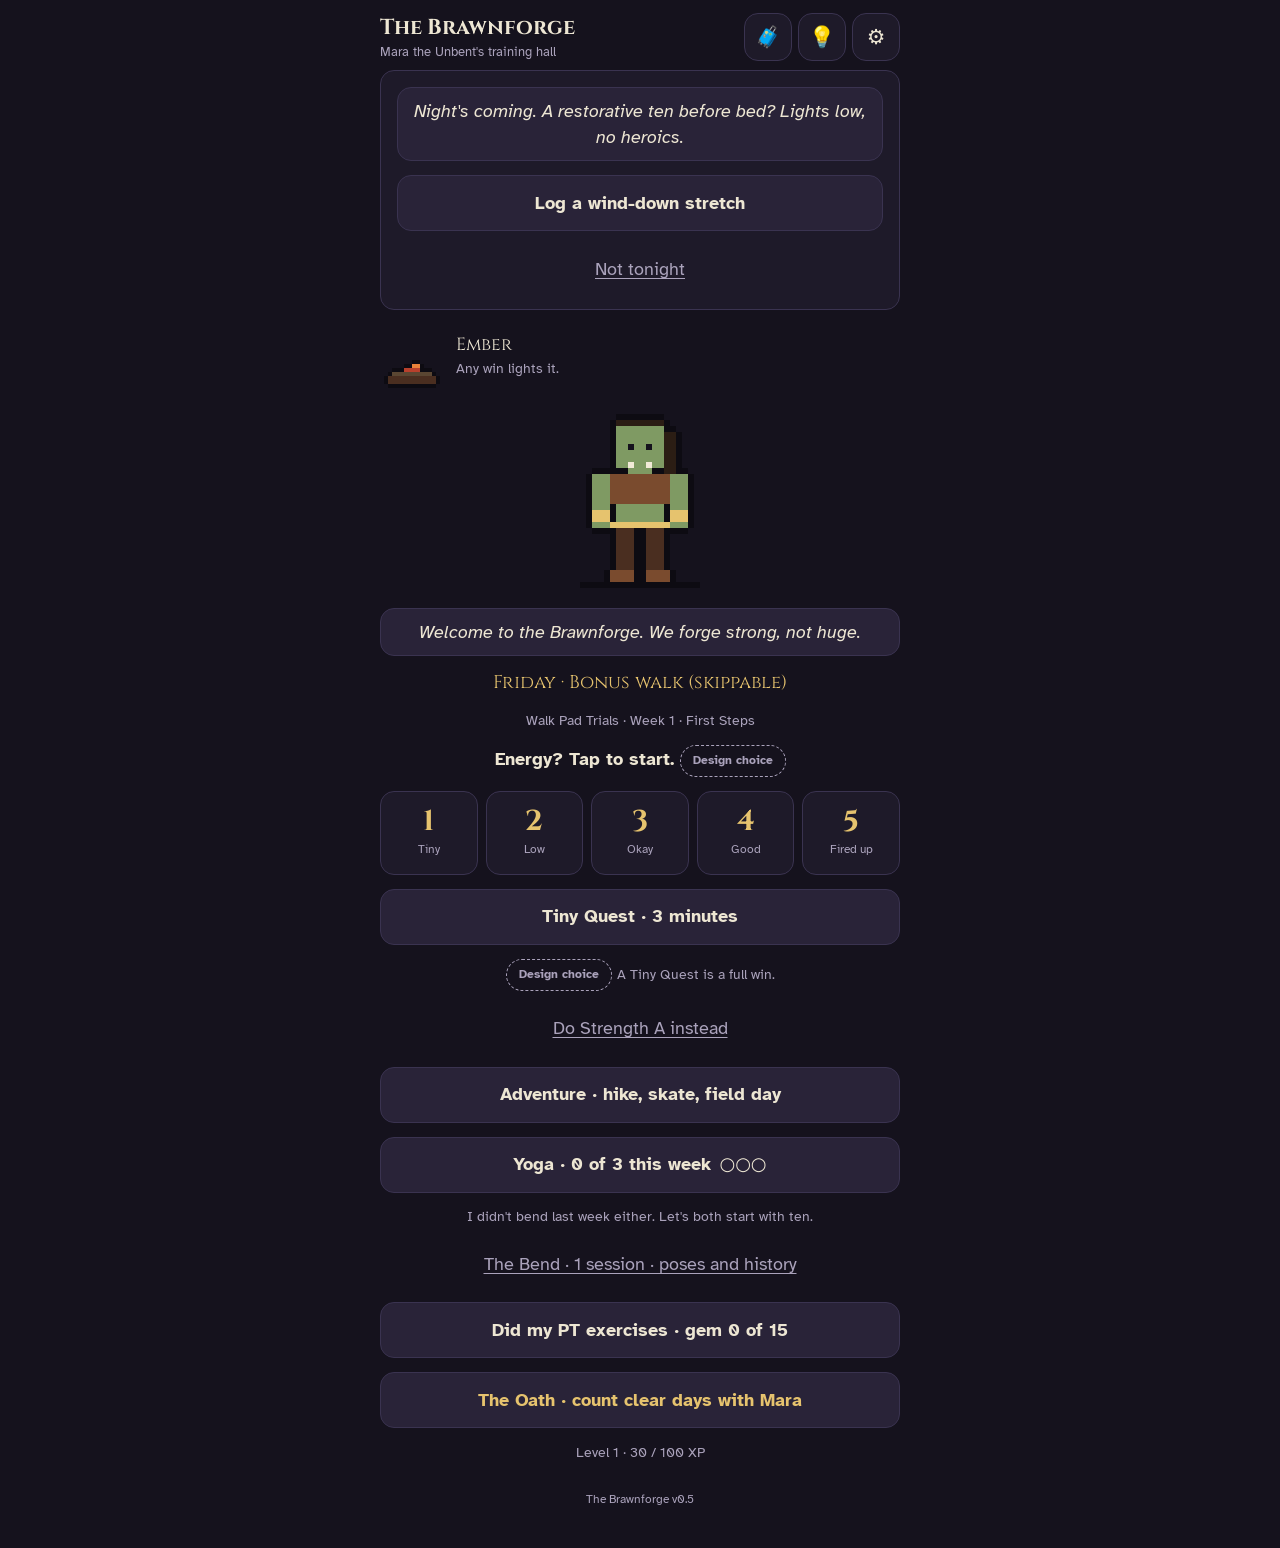
<file: index.html>
<!doctype html>
<html lang="en">
<head>
  <meta charset="utf-8">
  <meta name="viewport" content="width=device-width, initial-scale=1">
  <title>The Brawnforge</title>
  <meta name="description" content="Mara the Unbent's training hall. Everything stays on this device.">
  <meta name="theme-color" content="#15121d">
  <!-- Lets Android install the app, with Mara as the icon (see manifest.webmanifest) -->
  <link rel="manifest" href="manifest.webmanifest">
  <link rel="icon" href="icons/icon-192.png">
  <link rel="apple-touch-icon" href="icons/icon-192.png">
  <!-- Same fonts as the Shawnee Home Hub. Offline, the page falls back to system fonts. -->
  <link rel="preconnect" href="https://fonts.googleapis.com">
  <link rel="stylesheet" href="https://fonts.googleapis.com/css2?family=Atkinson+Hyperlegible:wght@400;700&family=Cinzel:wght@600;700&display=swap">
  <link rel="stylesheet" href="css/styles.css">
</head>
<body>
  <header class="app-top">
    <a href="#home" class="brand">The Brawnforge
      <small>Mara the Unbent's training hall</small>
    </a>
    <button class="top-btn" id="suitcase" aria-label="Travel mode: The Outpost" aria-pressed="false">🧳</button>
    <button class="top-btn" id="lightbulb" aria-label="Catch an idea for Someday">💡</button>
    <a class="top-btn" href="#settings" aria-label="Settings">⚙</a>
  </header>

  <!-- Each screen draws itself in here -->
  <main id="screen" tabindex="-1"></main>

  <!-- Which version is running (set in app.js) -->
  <footer class="app-version" id="app-version"></footer>

  <!-- The little message at the bottom -->
  <div id="toast" role="status" aria-live="polite"></div>

  <!-- The pop-up panel for evidence sources (see ui.js) -->
  <div id="sheet" class="sheet" hidden></div>

  <!-- Plain scripts (not modules) so the app works by double-clicking index.html.
       Order matters: helpers and data first, screens next, app.js last. -->
  <script src="js/version.js"></script>
  <script src="js/db.js"></script>
  <script src="js/ui.js"></script>

  <script src="js/data/tuning.js"></script>
  <script src="js/data/equipment.js"></script>
  <script src="js/data/evidence.js"></script>
  <script src="js/data/exercises.js"></script>
  <script src="js/data/templates.js"></script>
  <script src="js/data/loot.js"></script>
  <script src="js/data/walks.js"></script>
  <script src="js/data/links.js"></script>
  <script src="js/data/sprites.js"></script>
  <script src="js/data/treasures.js"></script>
  <script src="js/data/outpost.js"></script>
  <script src="js/data/oath.js"></script>
  <script src="js/data/yoga.js"></script>

  <script src="js/sprite.js"></script>
  <script src="js/plates.js"></script>
  <script src="js/xp.js"></script>
  <script src="js/progress.js"></script>
  <script src="js/campfire.js"></script>
  <script src="js/today.js"></script>
  <script src="js/backup.js"></script>
  <script src="js/someday.js"></script>
  <script src="js/treasure.js"></script>
  <script src="js/oath.js"></script>
  <script src="js/yoga.js"></script>
  <script src="js/claim.js"></script>

  <script src="js/home.js"></script>
  <script src="js/outpost.js"></script>
  <script src="js/workout.js"></script>
  <script src="js/walk.js"></script>
  <script src="js/done.js"></script>
  <script src="js/settings.js"></script>
  <script src="js/app.js"></script>
</body>
</html>
</file>
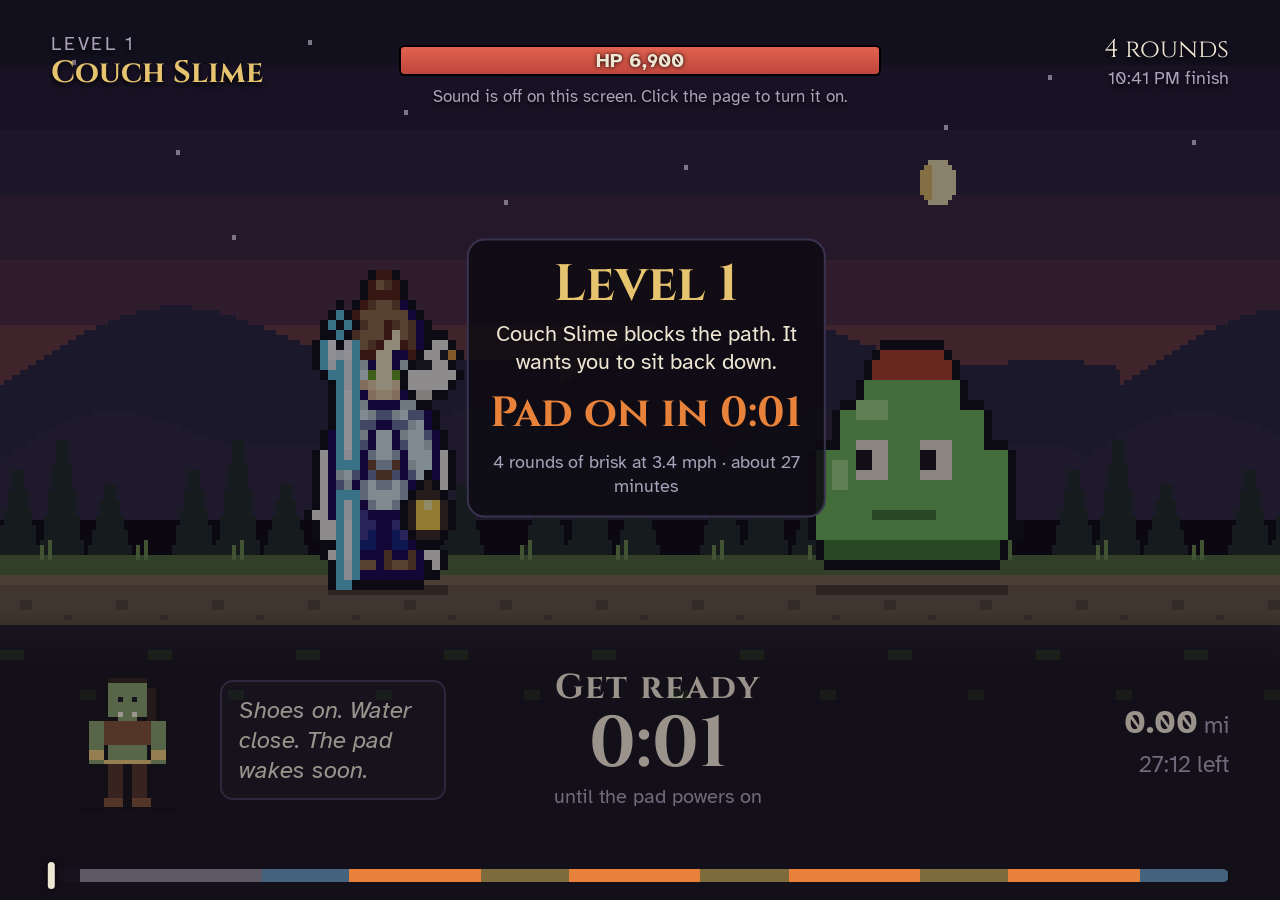
<file: battle.html>
<!doctype html>
<html lang="en">
<head>
  <meta charset="utf-8">
  <meta name="viewport" content="width=device-width, initial-scale=1">
  <title>Battle Walk · The Brawnforge</title>
  <!--
    battle.html - the walk pad battle for the TV. tv-cue/cast_mara.py casts it at walk time.
    Christon the Cleric fights a monster while you walk. Everything follows the Uno's
    progressive_walk.ino timeline to the second: warm-up, each brisk and easy block, cooldown.
    The ground and her steps move at the pad's speed, and the monster's HP is your distance.
    Display only: no buttons, no saved data.

    In the address:
      level=3        which walk level (1 to 8), same table as the Uno
      t0=...         when the pad's plug turned on, in milliseconds since 1970 (the computer adds this)
      walk=2         which walk this is at this level (1 to 3), for the "walks to next level" line
      offset=2       nudge in seconds if the TV runs ahead (+) or behind (-) the Uno
      sound=0        no sound at all
    When the walk ends, the victory card shows a QR code. Scanning it claims the walk in The Brawnforge.
      music=0        no music (chimes, zaps and Mara still play)
    For trying it out:
      speed=20       runs 20 times faster (no t0 needed)
      at=754         freezes at 754 seconds in (used to check each screen)
  -->
  <link rel="preconnect" href="https://fonts.googleapis.com">
  <link rel="stylesheet" href="https://fonts.googleapis.com/css2?family=Atkinson+Hyperlegible:wght@400;700&family=Cinzel:wght@600;700&display=swap">
  <style>
    :root {
      --bg: #15121d;
      --ink: #ede6d3;
      --muted: #aaa2bb;
      --line: #3a3350;
      --gold: #e6c36e;
      --ember: #e8823a;
      --blood: #c0473c;
      --sky: #7fb3e8;
      --display: "Cinzel", Georgia, serif;
      --body: "Atkinson Hyperlegible", "Segoe UI", system-ui, sans-serif;
    }
    * { box-sizing: border-box; }
    html, body { margin: 0; height: 100%; overflow: hidden; background: var(--bg); color: var(--ink); font-family: var(--body); }

    /* The world is drawn small (320 x 180) and scaled up, so every pixel stays sharp */
    #world { position: fixed; inset: 0; width: 100vw; height: 100vh; image-rendering: pixelated; }

    /* TVs crop the edges a little, so the words stay inside a safe margin */
    .top {
      position: fixed; left: 4vw; right: 4vw; top: 3.5vh;
      display: grid; grid-template-columns: 1fr 1.5fr 1fr; align-items: center; gap: 2vw;
      text-shadow: 0 .3vh .6vh #000;
    }
    .foe-level { font-size: 1.5vw; letter-spacing: .14em; text-transform: uppercase; color: var(--muted); }
    .foe-name { font-family: var(--display); font-weight: 700; font-size: 2.4vw; color: var(--gold); line-height: 1.1; }
    .hp { position: relative; height: 3.4vh; border: .3vh solid #000; background: #2a1f27; border-radius: .6vh; overflow: hidden; }
    .hp-fill { position: absolute; inset: 0; width: 100%; background: linear-gradient(#e0614f, var(--blood)); transform-origin: left; }
    .hp-text { position: absolute; inset: 0; display: grid; place-items: center; font-weight: 700; font-size: 1.6vw; text-shadow: 0 0 .5vh #000; }
    .round { text-align: right; font-family: var(--display); font-size: 2vw; color: var(--ink); }
    .round small { display: block; font-family: var(--body); font-size: 1.4vw; color: var(--muted); }

    .bottom {
      position: fixed; left: 0; right: 0; bottom: 0; height: 32vh;
      padding: 2vh 4vw 5.5vh;
      background: linear-gradient(transparent, rgba(13, 11, 18, .88) 18%);
      display: grid; grid-template-columns: 1.1fr 1fr 1fr; gap: 2.5vw; align-items: center;
    }
    .coach { display: flex; align-items: center; gap: 1.2vw; }
    #mara { width: 17vh; height: 17vh; image-rendering: pixelated; flex: none; }
    .bubble {
      padding: 1.4vh 1.4vw; border: .25vh solid var(--line); border-radius: 1vw; background: rgba(21, 18, 29, .9);
      font-size: 1.9vw; font-style: italic; line-height: 1.25; min-height: 7vh;
    }
    .phase { text-align: center; }
    .phase-name { font-family: var(--display); font-weight: 700; font-size: 2.7vw; letter-spacing: .06em; line-height: 1; }
    .phase-speed { font-size: 1.8vw; color: var(--muted); margin-top: .4vh; }
    .count { font-family: var(--display); font-weight: 700; font-size: 5.6vw; line-height: 1; margin-top: .4vh; font-variant-numeric: tabular-nums; }
    .count.soon { color: var(--ember); animation: pulse .5s ease-in-out infinite alternate; }
    @keyframes pulse { to { transform: scale(1.06); } }
    .then { font-size: 1.6vw; color: var(--muted); margin-top: .4vh; }
    .stats { text-align: right; font-size: 1.8vw; line-height: 1.5; color: var(--muted); }
    .stats b { color: var(--ink); font-size: 2.6vw; }

    /* Where you are in the whole walk */
    .track { position: fixed; left: 4vw; right: 4vw; bottom: 2vh; height: 1.4vh; display: flex; border-radius: .7vh; overflow: hidden; background: #000; }
    .track span { height: 100%; }
    .marker { position: fixed; bottom: 1.2vh; width: .5vw; height: 3vh; background: var(--ink); border-radius: .3vw; box-shadow: 0 0 1vh #000; transform: translateX(-50%); }

    /* Damage numbers float up off the monster */
    .hit { position: fixed; font-family: var(--display); font-weight: 700; font-size: 3.2vw; color: #fff3b0; text-shadow: 0 .3vh 0 #000, 0 0 1vh #000; pointer-events: none; transform: translate(-50%, -50%); }

    /* Big center cards: before the belt starts, and the victory */
    .card {
      position: fixed; left: 50.5%; top: 42%; transform: translate(-50%, -50%);
      width: 28vw; padding: 2vh 1.6vw; text-align: center;
      background: rgba(13, 11, 18, .86); border: .3vh solid var(--line); border-radius: 1.4vw;
    }
    .card.won { left: 72%; top: 47%; width: 36vw; }   /* the foe is gone, so the victory card takes its spot */
    .qr { display: block; margin: 1.6vh auto 0; width: 24vh; height: 24vh; padding: 1vh; background: #fff; border-radius: .8vw; image-rendering: pixelated; }
    .card h1 { margin: 0; font-family: var(--display); font-size: 4vw; color: var(--gold); line-height: 1; }
    .card p { margin: 1.1vh 0 0; font-size: 1.7vw; line-height: 1.3; }
    .card .big { font-family: var(--display); font-weight: 700; font-size: 3.3vw; color: var(--ember); font-variant-numeric: tabular-nums; }
    .card .small { font-size: 1.4vw; color: var(--muted); }
    .sound-note { position: fixed; left: 50%; top: 9.5vh; transform: translateX(-50%); font-size: 1.3vw; color: var(--muted); text-shadow: 0 .2vh .4vh #000; }
    [hidden] { display: none !important; }
  </style>
</head>
<body>
  <canvas id="world" width="320" height="180"></canvas>

  <header class="top">
    <div>
      <div class="foe-level" id="foeLevel"></div>
      <div class="foe-name" id="foeName"></div>
    </div>
    <div class="hp"><div class="hp-fill" id="hpFill"></div><div class="hp-text" id="hpText"></div></div>
    <div class="round" id="round"></div>
  </header>

  <section class="bottom" id="bottom">
    <div class="coach">
      <canvas id="mara" width="32" height="32" role="img" aria-label="Mara the Unbent"></canvas>
      <div class="bubble" id="bubble"></div>
    </div>
    <div class="phase">
      <div class="phase-name" id="phaseName"></div>
      <div class="phase-speed" id="phaseSpeed"></div>
      <div class="count" id="count"></div>
      <div class="then" id="then"></div>
    </div>
    <div class="stats" id="stats"></div>
  </section>

  <div class="track" id="track"></div>
  <div class="marker" id="marker"></div>
  <div class="sound-note" id="soundNote" hidden>Sound is off on this screen. Click the page to turn it on.</div>
  <div class="hit" id="hit0"></div>
  <div class="hit" id="hit1"></div>

  <div class="card" id="card" hidden>
    <h1 id="cardTitle"></h1>
    <p id="cardLine"></p>
    <p class="big" id="cardBig"></p>
    <p class="small" id="cardSmall"></p>
    <canvas class="qr" id="qr" hidden role="img" aria-label="QR code to claim this walk"></canvas>
  </div>

  <!-- Mara's drawings from the app (SPRITES, PAL, playSprite). Nothing else from the app. -->
  <script src="js/data/sprites.js"></script>
  <script src="js/sprite.js"></script>
  <script src="js/vendor/qrcode.js"></script>

  <script>
  (function () {
    const params = new URLSearchParams(location.search);
    const num = (name, fallback) => (params.has(name) && !isNaN(Number(params.get(name))) ? Number(params.get(name)) : fallback);

    // ===== The Uno's walk, copied from progressive_walk.ino. Keep these the same as the sketch. =====
    const LEVELS = [   // { + presses for brisk, brisk minutes, easy minutes, rounds }
      [2, 3, 2, 4], [2, 4, 2, 4], [2, 4, 1, 5], [2, 5, 1, 5],
      [3, 3, 2, 5], [3, 4, 2, 5], [3, 5, 1, 5], [3, 6, 1, 5],
    ];
    const UNO = {
      bootMs: 300,         // the Uno starting up after the plug turns on
      warningSec: 30, startPresses: 2, wakeMs: 3000, hopOnSec: 60,
      rampPresses: 11, rampSec: 180, warmupMin: 2, cooldownMin: 2,
      pressMs: 150, gapMs: 600,
    };
    const STEP_MPH = 0.2;  // one + press on this pad
    const BASE_MPH = 3.0;

    const level = Math.min(8, Math.max(1, Math.round(num('level', 1))));
    const walkNo = Math.round(num('walk', 0));   // 1 to 3, if the computer told us
    const perLevel = 3;

    /** Works out the whole walk the way the Uno runs it, in seconds from the plug turning on. */
    function buildWalk(lvl) {
      const [presses, briskMin, easyMin, rounds] = LEVELS[lvl - 1];
      const press = UNO.pressMs + UNO.gapMs;
      let ms = UNO.bootMs;
      const speeds = [{ t: 0, mph: 0 }];
      const segs = [];
      const add = (type, start, extra) => segs.push(Object.assign({ type, start: start / 1000, end: ms / 1000 }, extra));
      const wait = (sec) => { ms += sec * 1000 + 600; }; // waitSeconds() beeps twice (0.6 s) 5 s before the end

      ms += 2000 + lvl * 700 + 2000;                          // low beeps = the level
      ms += Math.ceil(UNO.warningSec / 5) * 5000;             // one beep every 5 seconds
      ms += 900;                                              // three fast beeps
      const beltOn = ms + (UNO.startPresses - 1) * (press + UNO.wakeMs) + UNO.pressMs; // the last ON/OFF press starts the belt at 0.6
      speeds.push({ t: beltOn / 1000, mph: 0.6 });
      ms += UNO.startPresses * (press + UNO.wakeMs);          // each ON/OFF press, then the wait while the pad wakes
      segs.push({ type: 'boot', start: 0, end: beltOn / 1000 });

      let start = beltOn;
      wait(UNO.hopOnSec);
      add('hopon', start, { mph: 0.6 });

      start = ms;
      for (let i = 0; i < UNO.rampPresses; i++) {
        speeds.push({ t: (ms + UNO.pressMs) / 1000, mph: 0.6 + (BASE_MPH - 0.6) * (i + 1) / UNO.rampPresses });
        ms += press + Math.floor(UNO.rampSec * 1000 / UNO.rampPresses);
      }
      add('ramp', start, { mph: BASE_MPH });

      start = ms;
      wait(UNO.warmupMin * 60);
      add('warmup', start, { mph: BASE_MPH });

      const brisk = BASE_MPH + presses * STEP_MPH;
      for (let r = 1; r <= rounds; r++) {
        start = ms;
        for (let k = 1; k <= presses; k++) { speeds.push({ t: (ms + UNO.pressMs) / 1000, mph: BASE_MPH + k * STEP_MPH }); ms += press; }
        wait(briskMin * 60);
        add('brisk', start, { mph: brisk, round: r });

        start = ms;
        for (let k = 1; k <= presses; k++) { speeds.push({ t: (ms + UNO.pressMs) / 1000, mph: brisk - k * STEP_MPH }); ms += press; }
        const last = r === rounds;
        wait((last ? UNO.cooldownMin : easyMin) * 60);
        add(last ? 'cooldown' : 'easy', start, { mph: BASE_MPH, round: r });
      }

      ms += 900;                                               // three beeps, then ON/OFF: the pad ramps itself down
      const end = (ms + UNO.pressMs) / 1000;
      speeds.push({ t: end, mph: 0 });

      // Miles walked at each speed change, so distance at any moment is quick to find
      let miles = 0;
      speeds.forEach((s, i) => {
        if (i > 0) miles += speeds[i - 1].mph * (s.t - speeds[i - 1].t) / 3600;
        s.miles = miles;
      });
      return { segs, speeds, end, rounds, brisk, totalMiles: miles };
    }

    const WALK = buildWalk(level);

    function speedAt(t) {
      let s = WALK.speeds[0];
      for (const p of WALK.speeds) { if (p.t <= t) s = p; else break; }
      return s;
    }
    function milesAt(t) {
      const s = speedAt(t);
      return s.miles + s.mph * (Math.max(t, s.t) - s.t) / 3600;
    }
    function segAt(t) {
      if (t < 0) return { type: 'before', start: -Infinity, end: 0, index: -1 };
      for (let i = 0; i < WALK.segs.length; i++) {
        if (t < WALK.segs[i].end) return Object.assign({ index: i }, WALK.segs[i]);
      }
      return { type: 'done', start: WALK.end, end: Infinity, index: WALK.segs.length };
    }

    // ===== The clock: seconds since the plug turned on =====
    const offset = num('offset', 0);
    const fixedAt = params.has('at') ? num('at', 0) : null;
    const speedUp = num('speed', 1);
    const t0 = params.has('t0') ? num('t0', Date.now()) : Date.now() + 2000;
    const loadedAt = Date.now();
    function now() {
      if (fixedAt !== null) return fixedAt;
      if (speedUp !== 1) return ((loadedAt - t0) + (Date.now() - loadedAt) * speedUp) / 1000 + offset;
      return (Date.now() - t0) / 1000 + offset;
    }

    // ===== The foes, one per level =====
    const FOES = [
      { name: 'Couch Slime', line: 'It wants you to sit back down.', draw: slime, pal: { m: '#6fbf5a', n: '#a6e08a', d: '#3d7a35', x: '#b8402c' } },
      { name: 'Snooze Bat', line: 'It feeds on the snooze button.', draw: bat, pal: { m: '#6a4f8a', n: '#9b86b8', d: '#3e2c57', x: '#c0566b' } },
      { name: 'Doomscroll Wisp', line: 'It glows like a phone at 2 a.m.', draw: wisp, pal: { m: '#8fb8e8', n: '#d4e6ff', d: '#2b3a55', x: '#7fe8ff' } },
      { name: 'Someday Toad', line: 'It croaks "tomorrow" every time.', draw: toad, pal: { m: '#8a8f3a', n: '#d6d08a', d: '#555a22', x: '#e8823a' } },
      { name: 'Gloom Golem', line: 'Heavy. Slow. Beatable.', draw: golem, pal: { m: '#8b8f99', n: '#b9bdc6', d: '#5a5e68', x: '#b47cff' } },
      { name: 'Excuse Imp', line: 'It has a reason for everything.', draw: imp, pal: { m: '#c0473c', n: '#f2ead8', d: '#7a2a2a', x: '#2b1d14' } },
      { name: 'Lethargy Wyrm', line: 'It coils around tired legs.', draw: wyrm, pal: { m: '#7a5aa8', n: '#c9b3e8', d: '#4b3570', x: '#ffe08a' } },
      { name: 'The Sloth King', line: 'The last boss of the couch.', draw: slothKing, pal: { m: '#8a6a4a', n: '#d9c3a0', d: '#4a3526', x: '#e6c36e' }, boss: true },
    ];
    const FOE = FOES[level - 1];

    // ===== Pixel art. Each part is [color letter, x, y, width, height] on a 32 x 32 grid. =====
    const COMMON = { v: '#f2ead8', E: '#15121d' };
    // Christon the Cleric, copied pixel for pixel from her sprite in the Shawnee Home Hub.
    // One letter per pixel, '.' = empty. 18 wide, 32 tall.
    const CLERIC_PAL = {
      B: '#190657', C: '#5ec8e6', D: '#f7f5ee', E: '#ddf6f7', F: '#95714b', G: '#724930',
      H: '#5a2314', I: '#6e79a6', J: '#c2d2d9', K: '#ffffff', L: '#3a2a20', M: '#a1b3c6',
      N: '#fff2ca', O: '#eef3f7', P: '#ffd84a', Q: '#3f3b93', R: '#132385', S: '#f6dcaf',
      T: '#1c1a22', U: '#e4c19c', V: '#65a520', W: '#dcd8cd', X: '#e39a3b', Y: '#fff3b0',
    };
    const CLERIC = [
      '........HH........',
      '.......HFGH.......',
      '.......HHHH.......',
      '......HGFFGB......',
      '...C.HFFFFFFB.....',
      '..C.C.GFFHGFGB....',
      '...C.GFFFHNFGB....',
      '.CK.OCFGHNNHGB.DD.',
      '.CKOKCHHNNBBH.DDTX',
      '.COCOCJBNNBJ.TTDD.',
      '..CCOCEVNNV.DDDDDD',
      '...COCUSNNS.DDDDD.',
      '...CKCBUSSUB.WW...',
      '...CKCJBBBBJJ.....',
      '...CKCEJIIJEIIB...',
      '...CKCIIBBIIJEB...',
      '..BCKCJBEEBJEEIB..',
      '..BCKCIBEEBIEEJB..',
      '.DBCOCBMEEMBEEEBD.',
      '.DBCCCBGMMGBJEEBD.',
      '.DBJEIBIGGIBIE.BD.',
      '.DBIJBMEMMEMB.L.D.',
      '.DBCCCMEEEEM.LLL..',
      '.DBCOCBMEEM.LPYPL.',
      'DDBCOCQBBBB.LPPPL.',
      '.DDCKCQQBBQ.LPPPL.',
      '.DDCKCQRBBRQ.LLL..',
      '...CKCRRBBRRB.....',
      '..DCKCBBBGBBGBDD..',
      '...COCFFBGFFGB.D..',
      '...COCBBBBBBBB....',
      '...CC.............',
    ];
    const CLERIC_LEFT = 7;  // where her grid sits on the 32 x 32 canvas

    // Her walk: f = 0 to 3. On 1 and 3 one boot lifts (left, then right). The lantern flickers.
    // cast = the staff blazes white for an attack.
    function cleric(f, cast) {
      const rows = CLERIC.map((r) => r.split(''));
      const lift = f === 1 ? [6, 9] : f === 3 ? [10, 13] : null;
      if (lift) {
        for (let y = 28; y <= 30; y++) for (let x = lift[0]; x <= lift[1]; x++) {
          rows[y - 1][x] = rows[y][x] === '.' ? rows[y - 1][x] : rows[y][x];
          rows[y][x] = y === 30 ? '.' : rows[y + 1][x];
        }
      }
      for (const r of rows) for (let x = 0; x < r.length; x++) {
        if (f % 2 && r[x] === 'P') r[x] = 'Y'; else if (f % 2 && r[x] === 'Y') r[x] = 'P';
        if (cast && x <= 5 && (r[x] === 'C' || r[x] === 'O')) r[x] = 'K';
      }
      const pad = '.'.repeat(CLERIC_LEFT);
      return rows.map((r) => pad + r.join(''));
    }

    // The foes face left, toward her. f = 0 or 1 (their idle bob).
    function slime(f) {
      const s = f ? 1 : 0; // squish
      return [
        ['d', 5, 27, 22, 2], ['m', 4 - s, 18 + s, 24 + 2 * s, 9 - s], ['m', 7 - s, 14 + s, 18 + 2 * s, 4], ['m', 10, 11 + s, 12, 3],
        ['n', 9, 13 + s, 4, 2], ['n', 6 - s, 19 + s, 2, 3], ['x', 11, 9 + s, 10, 2], ['x', 12, 8 + s, 8, 1],
        ['v', 9, 17 + s, 4, 4], ['v', 17, 17 + s, 4, 4], ['E', 9, 18 + s, 2, 2], ['E', 17, 18 + s, 2, 2], ['d', 11, 24, 8, 1],
      ];
    }
    function bat(f) {
      const w = f ? 4 : 0; // wings up or down
      return [
        ['d', 2, 8 + w, 10, 3], ['d', 4, 11 + w, 8, 3], ['d', 7, 14 + w, 5, 2],
        ['d', 20, 8 + w, 10, 3], ['d', 20, 11 + w, 8, 3], ['d', 20, 14 + w, 5, 2],
        ['m', 12, 11, 8, 10], ['m', 12, 8, 2, 3], ['m', 18, 8, 2, 3], ['n', 13, 16, 6, 4],
        ['x', 13, 6, 6, 2], ['x', 18, 4, 2, 2], ['v', 19, 3, 1, 1],
        ['E', 13, 13, 2, 1], ['E', 17, 13, 2, 1], ['v', 15, 18, 1, 1], ['n', 14, 21, 1, 2], ['n', 17, 21, 1, 2],
      ];
    }
    function wisp(f) {
      const s = f ? 1 : 0;
      return [
        ['m', 9, 6, 14, 16], ['m', 7, 9, 18, 12], ['n', 10, 8, 3, 3],
        ['m', 7 + s, 21, 4, 3], ['m', 14 + s, 21, 4, 3], ['m', 21 - s, 21, 4, 2],
        ['E', 11, 12, 2, 3], ['E', 17, 12, 2, 3], ['d', 13, 17, 4, 1],
        ['m', 6, 16, 3, 2], ['d', 2, 13, 5, 9], ['x', 3, 14, 3, 6], ['v', 4, 15, 1, 1],
      ];
    }
    function toad(f) {
      const p = f ? 2 : 0; // throat puffs out
      return [
        ['d', 3, 24, 6, 3], ['d', 23, 24, 6, 3], ['m', 4, 16, 24, 10], ['m', 7, 13, 18, 3],
        ['m', 7, 9, 6, 5], ['m', 19, 9, 6, 5], ['v', 8, 10, 4, 3], ['v', 20, 10, 4, 3], ['E', 8, 11, 2, 2], ['E', 20, 11, 2, 2],
        ['n', 9 - p, 19, 14 + p, 6], ['d', 6, 17, 20, 1], ['d', 14, 14, 2, 1], ['d', 22, 15, 2, 1], ['d', 25, 19, 2, 1],
      ];
    }
    function golem(f) {
      const a = f ? 1 : 0;
      return [
        ['n', 9, 0, 14, 3], ['n', 7, 1, 4, 2], ['n', 21, 1, 4, 2], ['x', 12, 3, 1, 1], ['x', 17, 4, 1, 1],
        ['d', 9, 23, 5, 7], ['d', 18, 23, 5, 7], ['m', 7, 12, 18, 11], ['m', 11, 5, 10, 7],
        ['d', 3, 12 + a, 4, 12], ['d', 25, 12 - a, 4, 12], ['m', 2, 24 + a, 6, 4], ['m', 24, 24 - a, 6, 4],
        ['x', 12, 8, 3, 2], ['x', 17, 8, 3, 2], ['d', 14, 15, 1, 4], ['d', 15, 18, 3, 1], ['n', 8, 13, 4, 2],
      ];
    }
    function imp(f) {
      const w = f ? 2 : 0;
      return [
        ['d', 2, 10 - w, 8, 8], ['d', 22, 10 - w, 8, 8],
        ['m', 12, 23, 3, 5], ['m', 17, 23, 3, 5], ['m', 12, 15, 8, 8], ['m', 10, 6, 12, 9],
        ['x', 9, 2, 2, 4], ['x', 21, 2, 2, 4],
        ['m', 20, 21, 6, 2], ['m', 25, 18, 2, 3], ['d', 25, 15, 3, 3],
        ['v', 12, 9, 3, 2], ['v', 17, 9, 3, 2], ['E', 12, 9, 1, 2], ['E', 17, 9, 1, 2], ['v', 13, 12, 6, 1],
        ['n', 4, 17, 6, 9], ['d', 5, 19, 4, 1], ['d', 5, 21, 4, 1], ['d', 5, 23, 3, 1], ['m', 9, 18, 3, 2],
      ];
    }
    function wyrm(f) {
      const h = f ? 1 : 0;
      return [
        ['m', 6, 22, 22, 6], ['m', 9, 18, 16, 4], ['n', 9, 25, 18, 2],
        ['m', 8, 9 + h, 5, 10], ['n', 9, 12 + h, 2, 7], ['m', 3, 5 + h, 10, 6], ['m', 1, 7 + h, 3, 3],
        ['x', 6, 6 + h, 2, 2], ['E', 6, 7 + h, 1, 1], ['d', 2, 8 + h, 1, 1],
        ['d', 12, 16, 2, 2], ['d', 17, 16, 2, 2], ['d', 22, 20, 2, 2], ['d', 9, 4 + h, 2, 2], ['d', 12, 5 + h, 2, 2],
      ];
    }
    function slothKing(f) {
      const a = f ? 1 : 0;
      return [
        ['d', 9, 26, 5, 4], ['d', 18, 26, 5, 4], ['m', 7, 10, 18, 16],
        ['m', 2, 12 + a, 5, 13], ['m', 25, 12 - a, 5, 13], ['v', 2, 25 + a, 1, 2], ['v', 4, 25 + a, 1, 2], ['v', 26, 25 - a, 1, 2], ['v', 28, 25 - a, 1, 2],
        ['n', 11, 15, 10, 9], ['m', 9, 3, 14, 9], ['n', 11, 6, 10, 5], ['d', 11, 7, 4, 2], ['d', 17, 7, 4, 2],
        ['E', 12, 7, 1, 1], ['E', 18, 7, 1, 1], ['E', 15, 9, 2, 1],
        ['x', 11, 1, 10, 2], ['x', 11, 0, 1, 1], ['x', 15, 0, 2, 1], ['x', 20, 0, 1, 1], ['c', 15, 1, 2, 1],
      ];
    }

    /** Draws parts to a small canvas with the same dark outline as Mara. white = a hit flash. */
    const spriteCache = new Map();
    function sprite(key, parts, pal, white, halo) {
      const id = key + (white ? ':w' : '') + (halo ? ':h' + halo : '');
      if (halo) white = halo;
      if (spriteCache.has(id)) return spriteCache.get(id);
      const size = 32;
      const grid = Array.from({ length: size }, () => Array(size).fill(null));
      const colorOf = (ch) => (ch === 'c' && !pal.c ? '#e6c36e' : (pal[ch] || COMMON[ch] || '#ff00ff'));
      if (typeof parts[0] === 'string') {   // letter rows, one letter per pixel
        parts.forEach((row, y) => [...row].forEach((ch, x) => {
          if (ch !== '.' && y < size && x < size) grid[y][x] = white ? (white === true ? '#ffffff' : white) : colorOf(ch);
        }));
      } else {                              // rectangles
        for (const [ch, x0, y0, w, h] of parts) {
          for (let y = Math.max(0, y0); y < Math.min(size, y0 + h); y++)
            for (let x = Math.max(0, x0); x < Math.min(size, x0 + w); x++) grid[y][x] = white ? (white === true ? '#ffffff' : white) : colorOf(ch);
        }
      }
      const canvas = document.createElement('canvas');
      canvas.width = canvas.height = size;
      const g = canvas.getContext('2d');
      const solid = (x, y) => y >= 0 && y < size && x >= 0 && x < size && grid[y][x];
      g.fillStyle = '#0d0b12';
      if (!halo) for (let y = 0; y < size; y++) for (let x = 0; x < size; x++)
        if (!solid(x, y) && (solid(x + 1, y) || solid(x - 1, y) || solid(x, y + 1) || solid(x, y - 1))) g.fillRect(x, y, 1, 1);
      for (let y = 0; y < size; y++) for (let x = 0; x < size; x++)
        if (grid[y][x]) { g.fillStyle = grid[y][x]; g.fillRect(x, y, 1, 1); }
      spriteCache.set(id, canvas);
      return canvas;
    }

    // ===== Drawing the world (320 x 180, scaled up) =====
    const world = document.getElementById('world');
    const g = world.getContext('2d');
    g.imageSmoothingEnabled = false;
    const GROUND = 118;             // where feet land
    const PX_PER_MILE = 21600;      // 3.0 mph scrolls 18 pixels a second
    const CLERIC_X = 64;
    const FOE_X = 196;
    const FOE_SCALE = FOE.boss ? 2.5 : 2;

    const SKY = ['#1a1528', '#221a33', '#2c1f3b', '#3a2540', '#4d2c42', '#6a3a40', '#8a4b3c'];
    const STARS = [[18, 12], [44, 30], [77, 8], [101, 22], [140, 14], [171, 33], [205, 9], [236, 25], [262, 15], [298, 28], [126, 40], [58, 47]];

    function hills(scroll, factor, every, base, color, height) {
      g.fillStyle = color;
      const shift = -((scroll * factor) % every);
      for (let x = shift - every; x < 320 + every; x += every) {
        for (let i = 0; i < every; i++) {
          const k = i / every;
          const h = height * (0.55 + 0.45 * Math.sin(k * Math.PI)) * (0.8 + 0.2 * Math.sin(k * 7.1));
          g.fillRect(Math.floor(x + i), Math.floor(base - h), 1, Math.ceil(h) + 2);
        }
      }
    }
    function trees(scroll, factor, every, base, color) {
      const shift = -((scroll * factor) % every);
      g.fillStyle = color;
      for (let x = shift - every; x < 320 + every; x += every) {
        for (const [dx, tall] of [[4, 18], [15, 24], [27, 15]]) {
          const cx = Math.floor(x + dx);
          for (let y = 0; y < tall; y++) {
            const half = Math.floor((y / tall) * 5) + 1;
            g.fillRect(cx - half, base - tall + y, half * 2 + 1, 1);
          }
          g.fillRect(cx, base, 1, 3);
        }
      }
    }
    function ground(scroll) {
      g.fillStyle = '#2b2330'; g.fillRect(0, GROUND - 6, 320, 74);
      g.fillStyle = '#6b5a46'; g.fillRect(0, GROUND - 3, 320, 10);           // the path
      g.fillStyle = '#7d6a52'; g.fillRect(0, GROUND - 3, 320, 2);
      g.fillStyle = '#4f6b3a'; g.fillRect(0, GROUND - 7, 320, 4);            // grass edge
      const shift = -(scroll % 24);
      for (let x = shift - 24; x < 344; x += 24) {
        g.fillStyle = '#54473a'; g.fillRect(Math.floor(x + 5), GROUND + 2, 3, 2); g.fillRect(Math.floor(x + 16), GROUND + 5, 2, 1);
        g.fillStyle = '#6f8f4a'; g.fillRect(Math.floor(x + 10), GROUND - 9, 1, 3); g.fillRect(Math.floor(x + 12), GROUND - 10, 1, 4);
      }
      const shift2 = -((scroll * 1.4) % 37);
      g.fillStyle = '#3d4f2e';
      for (let x = shift2 - 37; x < 360; x += 37) { g.fillRect(Math.floor(x), GROUND + 12, 6, 2); g.fillRect(Math.floor(x + 20), GROUND + 20, 4, 2); }
    }

    function drawWorld(t, seg) {
      const miles = milesAt(t);
      const scroll = miles * PX_PER_MILE;
      SKY.forEach((c, i) => { g.fillStyle = c; g.fillRect(0, i * 13, 320, 14); });
      g.fillStyle = '#d9cfe8'; for (const [x, y] of STARS) g.fillRect(x, y, 1, 1);
      g.fillStyle = '#f2e3b3'; g.fillRect(231, 33, 7, 7); g.fillRect(232, 32, 5, 9); g.fillRect(230, 34, 9, 5);
      g.fillStyle = '#e6c36e'; g.fillRect(230, 34, 2, 5); g.fillRect(231, 33, 2, 7); // the moon
      hills(scroll, 0.06, 140, 92, '#2a2440', 34);
      hills(scroll, 0.16, 90, 102, '#30283f', 22);
      trees(scroll, 0.4, 44, GROUND - 6, '#1f2a26');
      ground(scroll);

      const done = seg.type === 'done';
      const sinceEnd = t - WALK.end;
      const mph = speedAt(t).mph;
      const casting = seg.type === 'brisk' && boltState(t, seg).casting;

      // Her steps follow the distance: about 2.2 feet a step, 2 drawings per step
      const steps = miles * 5280 / 2.2;
      const frame = mph > 0 ? Math.floor(steps * 2) % 4 : 0;
      // Bolts and the final beam start at her staff and pass behind her, so draw them first
      if (seg.type === 'brisk') drawBolt(t, seg, 'trail');
      if (seg.type === 'cooldown' && seg.end - t < 8) finalBeam(t, seg);

      const glow = seg.type === 'easy' || seg.type === 'cooldown';
      const hop = frame % 2 ? 2 : 0;   // a little hop on each step
      if (glow) { // charging: a soft halo around her
        const halo = sprite('cleric' + frame, cleric(frame, false), CLERIC_PAL, false, '#9be4ff');
        g.globalAlpha = 0.3 + 0.15 * Math.sin(t * 3);
        for (const [dx, dy] of [[-3, 0], [3, 0], [0, -3], [0, 3], [-2, -2], [2, -2], [-2, 2], [2, 2]])
          g.drawImage(halo, CLERIC_X + dx, GROUND - 64 - hop + dy, 64, 64);
        g.globalAlpha = 1;
      }
      g.fillStyle = 'rgba(0, 0, 0, .35)'; g.fillRect(CLERIC_X + 18, GROUND - 1, 30, 2);
      g.drawImage(sprite('cleric' + frame + casting, cleric(frame, casting), CLERIC_PAL), CLERIC_X, GROUND - 64 - hop, 64, 64);
      if (casting) { // the star on her staff flares
        const cx = CLERIC_X + 23, cy = GROUND - 64 - hop + 11;
        g.fillStyle = 'rgba(190, 240, 255, .8)';
        g.fillRect(cx - 9, cy, 18, 2); g.fillRect(cx, cy - 9, 2, 18);
        g.fillStyle = '#ffffff'; g.fillRect(cx - 2, cy - 2, 6, 6);
      }

      // The foe: bobs, flashes when hit, falls at the end
      const size = 32 * FOE_SCALE;
      const bob = Math.floor(t * 2) % 2;
      let alpha = 1, squash = 0;
      if (done) { alpha = Math.max(0, 1 - sinceEnd / 1.5); squash = Math.min(1, sinceEnd / 1.5); }
      if (alpha > 0) {
        const flash = !done && seg.type === 'brisk' && boltState(t, seg).impact;
        const shake = flash ? (Math.floor(t * 30) % 2 ? 2 : -2) : 0;
        const h = size * (1 - squash * 0.6);
        g.globalAlpha = alpha;
        g.fillStyle = 'rgba(0, 0, 0, .35)'; g.fillRect(FOE_X + 8, GROUND - 1, size - 16, 2);
        g.drawImage(sprite('foe' + bob + (flash ? 'w' : ''), FOE.draw(bob), FOE.pal, flash), FOE_X + shake, GROUND - h, size, h);
        g.globalAlpha = 1;
      }
      if (done && sinceEnd < 3) burst(FOE_X + size / 2, GROUND - size / 2, sinceEnd);

      if (seg.type === 'brisk') drawBolt(t, seg, 'impact');
      if (glow && !done) sparkles(t);
      if (seg.type === 'boot' || seg.type === 'before') { g.fillStyle = 'rgba(13, 11, 18, .45)'; g.fillRect(0, 0, 320, 180); }
    }

    // Brisk = attack: a holy bolt every 2.5 seconds
    const BOLT_EVERY = 2.5, BOLT_FLY = 0.45;
    function boltState(t, seg) {
      const since = t - seg.start - 1;
      if (since < 0) return { k: -1 };
      const k = Math.floor(since / BOLT_EVERY);
      const into = since - k * BOLT_EVERY;
      return { k, into, casting: into < BOLT_FLY + 0.1, impact: into >= BOLT_FLY && into < BOLT_FLY + 0.3 };
    }
    function drawBolt(t, seg, part) {
      const s = boltState(t, seg);
      if (s.k < 0) return;
      const fromX = CLERIC_X + 22, fromY = GROUND - 55, toX = FOE_X + 20, toY = GROUND - 34;
      if (part === 'trail' && s.into < BOLT_FLY) {
        const p = s.into / BOLT_FLY;
        const x = fromX + (toX - fromX) * p, y = fromY + (toY - fromY) * p;
        const big = s.k === 0 && seg.round > 1; // the first bolt after an easy block is the charged one
        for (let i = 0; i < 6; i++) {
          g.fillStyle = i === 0 ? '#ffffff' : `rgba(94, 200, 230, ${0.85 - i * 0.12})`;
          const r = (big ? 4 : 2) - Math.min(i, 3) * 0.4;
          g.fillRect(Math.floor(x - i * 5 - r), Math.floor(y - i * (toY - fromY) / 50 - r), Math.ceil(r * 2), Math.ceil(r * 2));
        }
      } else if (part === 'impact' && s.impact) {
        const r = 6 + (s.into - BOLT_FLY) * 30;
        g.fillStyle = 'rgba(220, 246, 255, .75)';
        g.fillRect(Math.floor(toX - r / 2), Math.floor(toY - r / 2), Math.ceil(r), Math.ceil(r));
      }
    }
    function sparkles(t) {
      g.fillStyle = '#ddf6f7';
      for (let i = 0; i < 7; i++) {
        const p = (t * 0.6 + i / 7) % 1;
        const x = CLERIC_X + 18 + ((i * 13) % 32);
        g.fillRect(x, Math.floor(GROUND - 8 - p * 60), 1, 2);
      }
    }
    // The last 8 seconds of the cooldown: a beam from her staff that grows until the foe falls
    function finalBeam(t, seg) {
      const p = 1 - (seg.end - t) / 8;
      const fromX = CLERIC_X + 22, fromY = GROUND - 55, toX = FOE_X + 24, toY = GROUND - 16 * FOE_SCALE;
      const thick = 2 + Math.round(p * 5);
      for (let x = fromX; x <= toX; x++) {
        const y = Math.round(fromY + (toY - fromY) * (x - fromX) / (toX - fromX));
        g.fillStyle = `rgba(94, 200, 230, ${0.35 + p * 0.5})`;
        g.fillRect(x, y - thick, 1, thick * 2 + 1);
        g.fillStyle = '#ffffff';
        g.fillRect(x, y, 1, 1);
      }
    }
    function burst(cx, cy, s) {
      for (let i = 0; i < 16; i++) {
        const a = (i / 16) * Math.PI * 2;
        const d = s * 40;
        g.fillStyle = i % 2 ? '#fff3b0' : '#e6c36e';
        g.globalAlpha = Math.max(0, 1 - s / 3);
        g.fillRect(Math.floor(cx + Math.cos(a) * d), Math.floor(cy + Math.sin(a) * d), 2, 2);
      }
      g.globalAlpha = 1;
    }

    // ===== Words on screen =====
    const $ = (id) => document.getElementById(id);
    const NAMES = {
      before: 'Get ready', boot: 'Level ' + level, hopon: 'Step on', ramp: 'Speeding up',
      warmup: 'Warm-up', brisk: 'Brisk', easy: 'Easy', cooldown: 'Cooldown', done: 'Victory',
    };
    const COLORS = { hopon: '#aaa2bb', ramp: '#aaa2bb', warmup: '#7fb3e8', brisk: '#e8823a', easy: '#e6c36e', cooldown: '#7fb3e8', done: '#e6c36e' };

    const MARA = {
      before: ['Shoes on. Water close. The pad wakes soon.'],
      boot: [`Count the beeps. ${level} for level ${level}. Then step on.`],
      hopon: ['Step on. Slow and steady.'],
      ramp: ['Speeding up. Find your rhythm.'],
      warmup: ['Warm-up. Loosen your shoulders.', 'Long steps. Arms swing.'],
      brisk: ['Brisk. Hit it hard.', 'Every step is damage.', 'Eyes up. Arms swing.', "It's tiring. Good."],
      lastBrisk: ['Last round. Make it count.', 'Everything you have. Now.'],
      easy: ['Ease off. Breathe. Charge the next one.', 'Slow down. The light builds.'],
      cooldown: ['Cooldown. Finish it.', 'Easy steps. Let the beam do the work.'],
      done: ['Down it goes. Scan the code to claim it.'],
    };
    function maraLine(seg, t) {
      let key = seg.type;
      if (key === 'brisk' && seg.round === WALK.rounds) key = 'lastBrisk';
      const lines = MARA[key] || MARA.before;
      const into = isFinite(seg.start) ? Math.max(0, t - seg.start) : 0;
      return lines[Math.floor(into / 40) % lines.length];
    }

    const mmss = (sec) => {
      sec = Math.max(0, Math.ceil(sec));
      return Math.floor(sec / 60) + ':' + String(sec % 60).padStart(2, '0');
    };
    const clockAt = (sec) => new Date(t0 + sec * 1000).toLocaleTimeString([], { hour: 'numeric', minute: '2-digit' });

    function nextSeg(seg) {
      return WALK.segs[seg.index + 1] || null;
    }
    function speedText(mph) { return mph.toFixed(1) + ' mph'; }

    // The track along the bottom: one colored piece per part of the walk
    const track = $('track');
    for (const s of WALK.segs) {
      const span = document.createElement('span');
      span.style.width = ((s.end - s.start) / WALK.end * 100) + '%';
      span.style.background = s.type === 'boot' ? '#2a2438' : COLORS[s.type];
      span.style.opacity = s.type === 'brisk' ? 1 : 0.55;
      track.appendChild(span);
    }

    $('foeLevel').textContent = 'Level ' + level + (walkNo ? ` · walk ${walkNo} of ${perLevel}` : '');
    $('foeName').textContent = FOE.name;
    const totalHp = Math.round(WALK.totalMiles * 5280);   // 1 HP = 1 foot you walk

    let lastPhase = null, lastMaraSprite = null;
    const hits = [$('hit0'), $('hit1')];

    function render() {
      const t = now();
      const seg = segAt(t);
      drawWorld(t, seg);

      const miles = Math.min(milesAt(t), WALK.totalMiles);
      const hp = Math.max(0, totalHp - Math.round(miles * 5280));
      $('hpFill').style.transform = `scaleX(${hp / totalHp})`;
      $('hpText').textContent = 'HP ' + hp.toLocaleString();

      const round = seg.round || (seg.type === 'done' ? WALK.rounds : 0);
      $('round').innerHTML = round ? `Round ${round} of ${WALK.rounds}<small>${clockAt(WALK.end)} finish</small>`
        : `${WALK.rounds} rounds<small>${clockAt(WALK.end)} finish</small>`;

      // The phase, the speed, and the big countdown to the next speed change
      const next = nextSeg(seg);
      $('phaseName').textContent = NAMES[seg.type];
      $('phaseName').style.color = COLORS[seg.type] || 'var(--ink)';
      const mph = seg.type === 'ramp' ? speedAt(t).mph : (seg.mph || 0);
      $('phaseSpeed').textContent = seg.type === 'ramp' ? `${speedText(mph)} → 3.0` : seg.mph ? speedText(seg.mph) : '';
      const left = seg.end - t;
      const showCount = seg.type !== 'done';
      $('count').textContent = showCount ? mmss(seg.type === 'before' ? -t : left) : '';
      $('count').classList.toggle('soon', showCount && left <= 5.6 && seg.type !== 'before');
      $('then').textContent = seg.type === 'before' ? 'until the pad powers on'
        : seg.type === 'boot' ? 'until the belt starts'
        : next ? `then ${NAMES[next.type].toLowerCase()}${next.mph ? ' · ' + speedText(next.mph) : ''}`
        : seg.type === 'cooldown' ? 'then the pad slows to a stop' : '';

      $('stats').innerHTML = `<b>${miles.toFixed(2)}</b> mi<br>${mmss(Math.max(0, WALK.end - t))} left`;

      // Mara
      $('bubble').textContent = maraLine(seg, t);
      const maraSprite = seg.type === 'brisk' || seg.type === 'done' ? 'power-pose' : 'idle';
      if (maraSprite !== lastMaraSprite) { playSprite($('mara'), SPRITES[maraSprite]); lastMaraSprite = maraSprite; }

      // The track marker
      const p = Math.min(1, Math.max(0, t / WALK.end));
      const rect = track.getBoundingClientRect();
      $('marker').style.left = (rect.left + rect.width * p) + 'px';

      // Damage numbers during brisk: the HP you took off since the last bolt
      hits.forEach((el) => { el.style.opacity = 0; });
      if (seg.type === 'brisk') {
        const s = boltState(t, seg);
        if (s.k >= 0 && s.into >= BOLT_FLY) {
          const hitT = seg.start + 1 + s.k * BOLT_EVERY + BOLT_FLY;
          const dmg = Math.round((milesAt(hitT) - milesAt(hitT - BOLT_EVERY)) * 5280);
          const age = s.into - BOLT_FLY;
          const el = hits[s.k % 2];
          el.textContent = '-' + dmg;
          el.style.opacity = Math.max(0, 1 - age / 1.6);
          el.style.left = ((FOE_X + 32 * FOE_SCALE / 2) / 320 * 100) + 'vw';
          el.style.top = ((GROUND - 32 * FOE_SCALE - 4 - age * 14) / 180 * 100) + 'vh';
        }
      }

      // Big cards: before the belt starts, and the victory
      const card = $('card');
      card.classList.toggle('won', seg.type === 'done');
      if (seg.type === 'before' || seg.type === 'boot') {
        card.hidden = false;
        $('cardTitle').textContent = 'Level ' + level;
        $('cardLine').textContent = `${FOE.name} blocks the path. ${FOE.line}`;
        $('cardBig').textContent = seg.type === 'before' ? 'Pad on in ' + mmss(-t) : 'Belt in ' + mmss(seg.end - t);
        $('cardSmall').textContent = `${WALK.rounds} rounds of brisk at ${speedText(WALK.brisk)} · about ${Math.round(WALK.end / 60)} minutes`;
      } else if (seg.type === 'done') {
        card.hidden = false;
        $('cardTitle').textContent = 'Victory';
        $('cardLine').textContent = `${FOE.name} is down.`;
        $('cardBig').textContent = WALK.totalMiles.toFixed(2) + ' miles';
        showClaimCode();
        let after = 'Scan the code with your phone to claim it.';
        if (walkNo && level < 8) {
          after += walkNo >= perLevel ? ` Next walk: Level ${level + 1}. A new foe.`
            : ` ${perLevel - walkNo} more ${perLevel - walkNo === 1 ? 'walk' : 'walks'} to Level ${level + 1}.`;
        }
        $('cardSmall').textContent = after;
      } else {
        card.hidden = true;
      }
      $('qr').hidden = seg.type !== 'done';
      $('bottom').style.opacity = seg.type === 'before' || seg.type === 'boot' ? 0.6 : 1;

      sound(seg, t);
      if (fixedAt === null) requestAnimationFrame(render);
    }

    // ===== Scan to claim: a QR code on the victory card. It opens The Brawnforge with this walk
    // filled in (js/claim.js), so one tap on the phone logs it. =====
    let claimDrawn = false;
    function showClaimCode() {
      if (claimDrawn) return;
      claimDrawn = true;
      const day = new Date(t0);
      const d = `${day.getFullYear()}-${String(day.getMonth() + 1).padStart(2, '0')}-${String(day.getDate()).padStart(2, '0')}`;
      const claim = new URLSearchParams({ d, lv: level, mi: WALK.totalMiles.toFixed(2), min: Math.round(WALK.end / 60),
        f: FOE.name, id: 'w' + Math.round(t0) });
      const link = new URL('./', location.href).href + '#claim/walk?' + claim;
      const qr = qrcode(0, 'M');
      qr.addData(link);
      qr.make();
      const n = qr.getModuleCount(), border = 2, size = n + border * 2;
      const canvas = $('qr');
      canvas.width = canvas.height = size;
      const q = canvas.getContext('2d');
      q.fillStyle = '#fff';
      q.fillRect(0, 0, size, size);
      q.fillStyle = '#000';
      for (let y = 0; y < n; y++) for (let x = 0; x < n; x++) if (qr.isDark(y, x)) q.fillRect(x + border, y + border, 1, 1);
      window.CLAIM_LINK = link; // for checking
    }

    // ===== Sound. Best effort on a TV: if the Chromecast blocks page sound, a note at the top says so. =====
    // A chime and one of Mara's lines when each part starts, bolt zaps and hits, a hum under the
    // final beam, a boom when the foe falls, and a quiet 8-bit music loop whose beat matches your steps.
    const quiet = params.get('sound') === '0' || fixedAt !== null;
    const noMusic = params.get('music') === '0';
    const MUSIC_VOLUME = 0.5;   // turn the music up or down here (0 to 1)
    let audio = null, master = null, musicBus = null, noiseBuffer = null, lastResume = 0;

    /** The sound setup, made the first time it's needed. Returns null if this screen has no sound. */
    function ears() {
      if (!audio) {
        try { audio = new (window.AudioContext || window.webkitAudioContext)(); } catch (e) { return null; }
        master = audio.createGain();
        master.connect(audio.destination);
        musicBus = audio.createGain();
        musicBus.gain.value = MUSIC_VOLUME;
        musicBus.connect(master);
        noiseBuffer = audio.createBuffer(1, audio.sampleRate, audio.sampleRate);
        const hiss = noiseBuffer.getChannelData(0);
        for (let i = 0; i < hiss.length; i++) hiss[i] = Math.random() * 2 - 1;
      }
      if (audio.state === 'suspended' && performance.now() - lastResume > 2000) {
        lastResume = performance.now();
        audio.resume().catch(() => {});
      }
      return audio;
    }
    document.addEventListener('click', () => ears()); // on a computer, Chrome waits for one click

    const hz = (midi) => 440 * Math.pow(2, (midi - 69) / 12);
    function note(freq, at, length, type, volume, out, slideTo) {
      const o = audio.createOscillator(), v = audio.createGain();
      o.type = type;
      o.frequency.setValueAtTime(freq, at);
      if (slideTo) o.frequency.exponentialRampToValueAtTime(slideTo, at + length);
      v.gain.setValueAtTime(0.0001, at);
      v.gain.exponentialRampToValueAtTime(volume, at + 0.008);
      v.gain.exponentialRampToValueAtTime(0.0001, at + length);
      o.connect(v).connect(out || master);
      o.start(at);
      o.stop(at + length + 0.02);
    }
    function noise(at, length, volume, cutoff, out) {
      const src = audio.createBufferSource(), f = audio.createBiquadFilter(), v = audio.createGain();
      src.buffer = noiseBuffer;
      f.type = 'lowpass';
      f.frequency.value = cutoff;
      v.gain.setValueAtTime(volume, at);
      v.gain.exponentialRampToValueAtTime(0.0001, at + length);
      src.connect(f).connect(v).connect(out || master);
      src.start(at);
      src.stop(at + length + 0.02);
    }

    function chime(notes) {
      let at = audio.currentTime;
      for (const f of notes) { note(f, at, 0.16, 'square', 0.12); at += 0.16; }
    }
    function zap(charged) {   // a bolt leaves her staff
      const at = audio.currentTime;
      note(charged ? 1500 : 1200, at, charged ? 0.3 : 0.18, 'square', charged ? 0.07 : 0.045, master, 260);
      if (charged) note(750, at, 0.3, 'sawtooth', 0.03, master, 130);
    }
    function hit() {          // the bolt lands
      const at = audio.currentTime;
      noise(at, 0.14, 0.12, 2400);
      note(150, at, 0.16, 'triangle', 0.12, master, 55);
    }
    function boom() {         // the foe falls
      const at = audio.currentTime;
      noise(at, 0.9, 0.2, 1200);
      note(110, at, 0.8, 'triangle', 0.15, master, 35);
    }
    function beamHum(seconds) { // rises under the final beam
      const at = audio.currentTime, o = audio.createOscillator(), f = audio.createBiquadFilter(), v = audio.createGain();
      o.type = 'sawtooth';
      o.frequency.setValueAtTime(110, at);
      o.frequency.linearRampToValueAtTime(330, at + seconds);
      f.type = 'lowpass';
      f.frequency.setValueAtTime(300, at);
      f.frequency.linearRampToValueAtTime(2200, at + seconds);
      v.gain.setValueAtTime(0.0001, at);
      v.gain.linearRampToValueAtTime(0.06, at + Math.min(1, seconds / 2));
      v.gain.linearRampToValueAtTime(0.0001, at + seconds);
      o.connect(f).connect(v).connect(master);
      o.start(at);
      o.stop(at + seconds + 0.05);
    }

    // Mara's lines, with the music dipped while she talks
    const VOICE = { hopon: 'step-on', ramp: 'speed-up', warmup: 'warm-up', brisk: 'brisk', lastBrisk: 'last-round', easy: 'easy', cooldown: 'cooldown', done: 'victory' };
    function say(key) {
      if (!VOICE[key]) return;
      new Audio('voice/battle/' + VOICE[key] + '.mp3').play().catch(() => {});
      const at = audio.currentTime;
      musicBus.gain.cancelScheduledValues(at);
      musicBus.gain.setValueAtTime(MUSIC_VOLUME * 0.3, at);
      musicBus.gain.setValueAtTime(MUSIC_VOLUME * 0.3, at + 3.6);
      musicBus.gain.linearRampToValueAtTime(MUSIC_VOLUME, at + 4.2);
    }

    // ----- The music: 32 eighth notes (4 bars) per loop. Numbers are notes (60 = middle C), 0 = rest. -----
    const THEMES = {
      march: {   // step on, speeding up, warm-up
        lead: [62, 0, 65, 0, 69, 0, 67, 65, 64, 0, 67, 0, 65, 0, 64, 62, 62, 0, 65, 0, 69, 0, 72, 71, 69, 0, 67, 0, 65, 64, 62, 0],
        bass: [50, 0, 50, 0, 50, 0, 50, 0, 48, 0, 48, 0, 48, 0, 48, 0, 46, 0, 46, 0, 46, 0, 46, 0, 45, 0, 45, 0, 45, 0, 45, 0],
      },
      battle: {  // brisk
        lead: [69, 0, 72, 69, 76, 0, 74, 72, 71, 0, 67, 71, 74, 72, 71, 0, 69, 0, 72, 69, 76, 0, 79, 77, 76, 74, 72, 71, 69, 0, 68, 0],
        bass: [45, 57, 45, 57, 45, 57, 45, 57, 43, 55, 43, 55, 43, 55, 43, 55, 41, 53, 41, 53, 41, 53, 41, 53, 40, 52, 40, 52, 40, 52, 40, 52],
        hat: true,
      },
      calm: {    // easy: charging up
        lead: [72, 0, 0, 76, 0, 0, 79, 0, 77, 0, 0, 76, 0, 0, 74, 0, 72, 0, 0, 76, 0, 0, 81, 0, 79, 0, 77, 0, 76, 0, 74, 0],
        bass: [48, 0, 0, 0, 48, 0, 0, 0, 41, 0, 0, 0, 41, 0, 0, 0, 45, 0, 0, 0, 45, 0, 0, 0, 43, 0, 0, 0, 43, 0, 0, 0],
      },
      hero: {    // cooldown: the last stand
        lead: [72, 0, 0, 0, 79, 0, 0, 0, 77, 0, 76, 0, 74, 0, 0, 0, 72, 0, 0, 0, 81, 0, 0, 0, 79, 0, 0, 0, 0, 0, 0, 0],
        bass: [48, 0, 48, 0, 48, 0, 48, 0, 53, 0, 53, 0, 53, 0, 53, 0, 45, 0, 45, 0, 45, 0, 45, 0, 43, 0, 43, 0, 43, 0, 43, 0],
      },
    };
    // No music before the belt starts, so you can count the Uno's level beeps
    const THEME_FOR = { hopon: 'march', ramp: 'march', warmup: 'march', brisk: 'battle', easy: 'calm', cooldown: 'hero' };
    let theme = null, step = 0, nextAt = 0;

    function music(seg, t) {
      const want = noMusic ? null : THEME_FOR[seg.type] || null;
      if (want !== theme) { theme = want; step = 0; nextAt = audio.currentTime + 0.05; }
      if (!theme) return;
      // One beat per step: about 2.2 feet a step, so 3.0 mph is 120 beats a minute, 3.4 is 136, 3.6 is 144
      const bpm = Math.min(150, Math.max(90, speedAt(t).mph * 40));
      const eighth = 60 / bpm / 2;
      if (nextAt < audio.currentTime - 0.1) nextAt = audio.currentTime + 0.02; // the screen paused, so skip ahead
      const tune = THEMES[theme];
      while (nextAt < audio.currentTime + 0.2) {
        const i = step % 32;
        if (tune.lead[i]) note(hz(tune.lead[i]), nextAt, Math.min(eighth * 0.9, 0.25), 'square', 0.05, musicBus);
        if (tune.bass[i]) note(hz(tune.bass[i]), nextAt, Math.min(eighth * 1.8, 0.4), 'triangle', 0.12, musicBus);
        if (tune.hat && i % 2 === 1) noise(nextAt, 0.04, 0.03, 6000, musicBus);
        step++;
        nextAt += eighth;
      }
    }

    let lastBolt = -1, lastHit = -1, beamOn = false, boomDone = false;
    function sound(seg, t) {
      if (quiet || !ears()) return;
      $('soundNote').hidden = audio.state === 'running';
      if (audio.state !== 'running') return;
      music(seg, t);

      // A new part of the walk: chime, then Mara. Not when the screen first loads mid-walk.
      const phase = seg.type + (seg.round || '');
      const first = lastPhase === null;
      if (phase !== lastPhase) {
        lastPhase = phase;
        lastBolt = lastHit = -1;
        if (!first) {
          if (seg.type === 'done') chime([523.25, 659.25, 783.99, 1046.5, 1318.5]);
          else if (seg.type === 'brisk') chime([659.25, 987.77]);
          else chime([523.25, 783.99]);
          say(seg.type === 'brisk' && seg.round === WALK.rounds ? 'lastBrisk' : seg.type);
        }
      }
      if (seg.type === 'brisk') {
        const b = boltState(t, seg);
        if (b.k > lastBolt && b.into < BOLT_FLY) { lastBolt = b.k; zap(b.k === 0 && seg.round > 1); }
        if (b.k > lastHit && b.impact) { lastHit = b.k; hit(); }
      }
      if (seg.type === 'cooldown' && seg.end - t < 8 && !beamOn) { beamOn = true; beamHum((seg.end - t) / speedUp); }
      if (seg.type === 'done' && !boomDone && t - WALK.end < 2) { boomDone = true; boom(); }
    }

    window.BATTLE = { WALK, level, segAt, milesAt, speedAt }; // for checking the timeline
    requestAnimationFrame(render);
  })();
  </script>
</body>
</html>
</file>
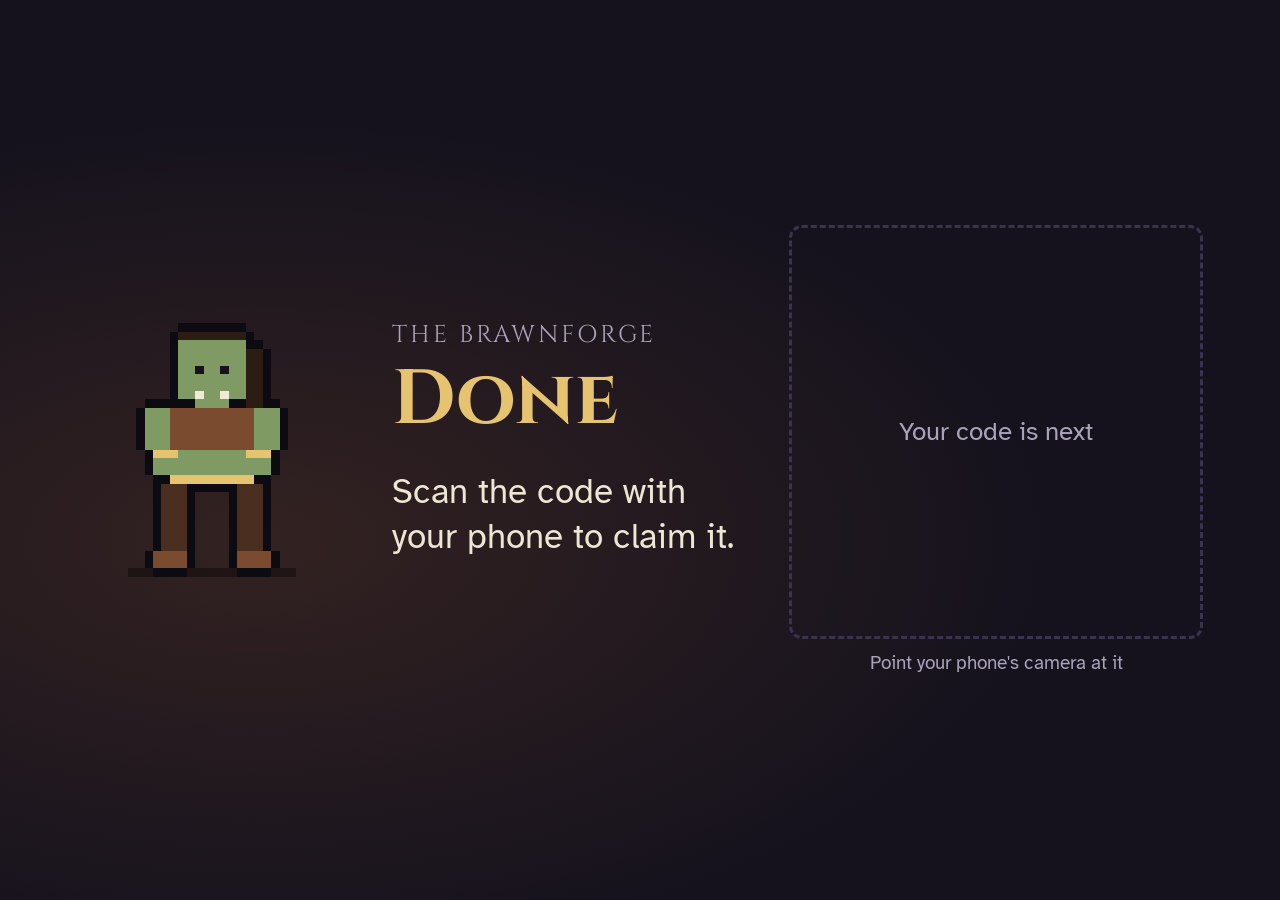
<file: claim.html>
<!doctype html>
<html lang="en">
<head>
  <meta charset="utf-8">
  <meta name="viewport" content="width=device-width, initial-scale=1">
  <title>Claim it · The Brawnforge</title>
  <!--
    claim.html - Mara's "scan to claim" card for the TV. tv-cue/cast_mara.py casts it after a
    Down Dog class or a strength video ends. (The battle walk shows its own code on its victory
    screen.) Scanning the code with the phone opens The Brawnforge with the workout filled in.
    Display only: no buttons, no saved data.

    In the address:
      kind=yoga&min=17&d=2026-11-19&id=y1795...             a Down Dog class
      kind=strength&t=strength-b&d=2026-11-19&id=s...        a strength video
      still=1                                                no code (the picture for Mara's voice clip)
  -->
  <link rel="preconnect" href="https://fonts.googleapis.com">
  <link rel="stylesheet" href="https://fonts.googleapis.com/css2?family=Atkinson+Hyperlegible:wght@400;700&family=Cinzel:wght@600;700&display=swap">
  <style>
    /* Same colors and fonts as cue.html */
    :root {
      --bg: #15121d; --ink: #ede6d3; --muted: #aaa2bb; --line: #3a3350; --gold: #e6c36e; --ember: #e8823a;
      --display: "Cinzel", Georgia, serif;
      --body: "Atkinson Hyperlegible", "Segoe UI", system-ui, sans-serif;
    }
    * { box-sizing: border-box; }
    html, body { margin: 0; height: 100%; overflow: hidden; }
    body {
      background: radial-gradient(ellipse at 20% 60%, rgba(232, 130, 58, .14), transparent 55%), var(--bg);
      color: var(--ink); font-family: var(--body);
    }
    /* TVs crop the edges a little, so everything stays inside a safe margin */
    .claim { height: 100%; padding: 7vh 6vw; display: grid; grid-template-columns: 24% 1fr auto; align-items: center; gap: 3.5vw; }
    #mara { width: 100%; aspect-ratio: 1; image-rendering: pixelated; }
    .brand { margin: 0 0 1.2vh; font-family: var(--display); font-size: 1.9vw; letter-spacing: .12em; text-transform: uppercase; color: var(--muted); }
    h1 { margin: 0; font-family: var(--display); font-weight: 700; font-size: 6vw; line-height: 1; color: var(--gold); }
    .line { margin: 3.5vh 0 0; font-size: 2.7vw; line-height: 1.3; }
    .facts { margin: 2.5vh 0 0; font-size: 2vw; color: var(--muted); line-height: 1.35; }
    .code { width: 46vh; height: 46vh; background: #fff; border-radius: 1vw; padding: 1.4vh; display: grid; place-items: center; }
    #qr { width: 100%; height: 100%; image-rendering: pixelated; }
    .code.waiting { background: none; border: .4vh dashed var(--line); color: var(--muted); font-size: 2vw; text-align: center; }
    .under { margin: 1.4vh 0 0; text-align: center; font-size: 1.5vw; color: var(--muted); }
  </style>
</head>
<body>
  <main class="claim">
    <canvas id="mara" width="32" height="32" role="img" aria-label="Mara the Unbent"></canvas>
    <div>
      <p class="brand">The Brawnforge</p>
      <h1 id="title">Done</h1>
      <p class="line">Scan the code with your phone to claim it.</p>
      <p class="facts" id="facts"></p>
    </div>
    <div>
      <div class="code" id="code"><canvas id="qr" role="img" aria-label="QR code to claim this workout"></canvas></div>
      <p class="under">Point your phone's camera at it</p>
    </div>
  </main>

  <script src="js/data/sprites.js"></script>
  <script src="js/sprite.js"></script>
  <script src="js/data/templates.js"></script>
  <script src="js/vendor/qrcode.js"></script>
  <script>
    (function () {
      const params = new URLSearchParams(location.search);
      const kind = params.get('kind') || '';
      const template = kind === 'strength' ? TEMPLATES[params.get('t')] : null;

      // Mara's pose and the words for each kind of workout
      let sprite = 'power-pose';
      if (kind === 'yoga') {
        sprite = 'yoga-dog';
        document.getElementById('title').textContent = 'Yoga done';
        document.getElementById('facts').textContent = `${params.get('min') || '?'} minutes of Down Dog. You bent. Fine.`;
      } else if (template) {
        sprite = params.get('t') === 'strength-b' ? 'db-rdl' : 'goblet-squat';
        document.getElementById('title').textContent = template.name + ' done';
        document.getElementById('facts').textContent = 'Log your sets on your phone so your weights keep climbing.';
      }
      playSprite(document.getElementById('mara'), SPRITES[sprite]);

      // The picture for Mara's voice clip has no code yet
      if (params.get('still') === '1' || !params.get('id')) {
        const box = document.getElementById('code');
        box.classList.add('waiting');
        box.textContent = 'Your code is next';
        return;
      }

      // The code: The Brawnforge's address with the workout in it (claim.js reads it)
      const claim = new URLSearchParams({ d: params.get('d') || '', id: params.get('id') });
      if (kind === 'yoga') claim.set('min', params.get('min') || '0');
      if (template) claim.set('t', params.get('t'));
      const link = new URL('./', location.href).href + `#claim/${kind}?${claim}`;
      drawQr(document.getElementById('qr'), link);
      window.CLAIM_LINK = link; // for checking

      /** Draws a QR code on a canvas, one pixel per square, with the white border scanners need. */
      function drawQr(canvas, text) {
        const qr = qrcode(0, 'M');
        qr.addData(text);
        qr.make();
        const n = qr.getModuleCount(), border = 4, size = n + border * 2;
        canvas.width = canvas.height = size;
        const g = canvas.getContext('2d');
        g.fillStyle = '#fff';
        g.fillRect(0, 0, size, size);
        g.fillStyle = '#000';
        for (let y = 0; y < n; y++) for (let x = 0; x < n; x++) if (qr.isDark(y, x)) g.fillRect(x + border, y + border, 1, 1);
      }
    })();
  </script>
</body>
</html>
</file>
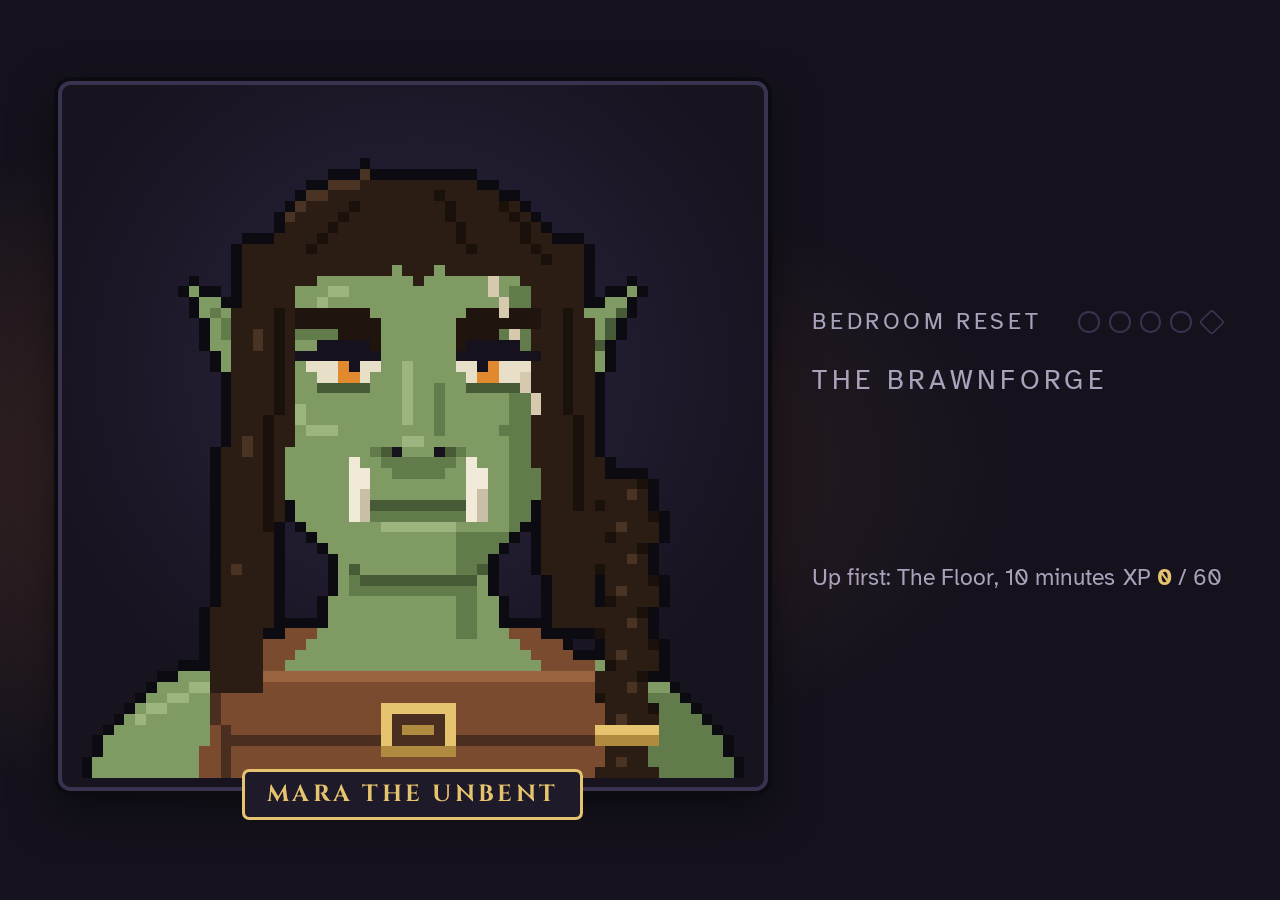
<file: clean.html>
<!doctype html>
<html lang="en">
<head>
  <meta charset="utf-8">
  <meta name="viewport" content="width=device-width, initial-scale=1">
  <title>Bedroom Reset · The Brawnforge</title>
  <!--
    clean.html - Mara's bedroom reset for the TV. Four timed rounds and a bonus, with her
    big dialogue portrait (64 x 64) so you can see her face from across the room.

    tools/clean-video/build_clean.py screenshots this page into voice/clean.mp4, with her
    voice and the bells. The TV plays that video (cast_mara.py clean), so the sound always works.
    You can also open this page on its own. Then it runs live and plays sound if the browser lets it.

    In the address:
      at=95       freezes at 95 seconds in (the video builder uses this)
      speed=20    runs 20 times faster, for trying it out
      sound=0     no sound in live mode
  -->
  <link rel="preconnect" href="https://fonts.googleapis.com">
  <link rel="stylesheet" href="https://fonts.googleapis.com/css2?family=Atkinson+Hyperlegible:ital,wght@0,400;0,700;1,400&family=Cinzel:wght@600;700&display=swap">
  <style>
    :root {
      --bg: #15121d;
      --card: #1e1a29;
      --ink: #ede6d3;
      --muted: #aaa2bb;
      --line: #3a3350;
      --gold: #e6c36e;
      --ember: #e8823a;
      --blood: #c0473c;
      --display: "Cinzel", Georgia, serif;
      --body: "Atkinson Hyperlegible", "Segoe UI", system-ui, sans-serif;
    }
    * { box-sizing: border-box; }
    html, body { margin: 0; height: 100%; overflow: hidden; background: var(--bg); color: var(--ink); font-family: var(--body); }
    body {
      background:
        radial-gradient(ellipse at 24% 52%, rgba(232, 130, 58, .18), transparent 52%),
        var(--bg);
    }

    /* Everything moves together when Mara yells */
    #screen { position: absolute; inset: 0; padding: 5vh 4.5vw; display: grid; grid-template-columns: auto 1fr; gap: 3.5vw; align-items: center; }

    /* Her portrait in an RPG dialogue frame */
    .portrait { display: flex; flex-direction: column; align-items: center; }
    .frame {
      padding: 1vh;
      border: .45vh solid var(--line);
      border-radius: 1.4vh;
      background: radial-gradient(circle at 50% 40%, #2c2440, #17131f 70%);
      box-shadow: 0 0 0 .45vh #0d0b12, 0 2vh 5vh rgba(0, 0, 0, .5);
    }
    #mara { display: block; width: 76vh; height: 76vh; image-rendering: pixelated; }
    .nameplate {
      margin-top: -2.4vh; padding: .7vh 2.4vh; position: relative;
      background: var(--card); border: .35vh solid var(--gold); border-radius: .8vh;
      font-family: var(--display); font-weight: 700; font-size: 2.6vh; letter-spacing: .14em; color: var(--gold);
    }

    .side { display: flex; flex-direction: column; height: 100%; justify-content: center; min-width: 0; }
    .top { display: flex; justify-content: space-between; align-items: center; font-size: 2.5vh; letter-spacing: .16em; text-transform: uppercase; color: var(--muted); }
    .pips { display: flex; gap: 1vh; }
    .pip { width: 2.4vh; height: 2.4vh; border-radius: 50%; border: .3vh solid var(--line); }
    .pip.done { background: var(--gold); border-color: var(--gold); }
    .pip.now { border-color: var(--ember); box-shadow: 0 0 1.2vh var(--ember); }
    .pip.bonus { border-radius: .4vh; transform: rotate(45deg) scale(.85); }

    .label { margin-top: 3vh; font-size: 3vh; letter-spacing: .16em; text-transform: uppercase; color: var(--muted); }
    h1 { margin: .4vh 0 0; font-family: var(--display); font-weight: 700; font-size: 8vh; line-height: 1.02; color: var(--gold); }
    h1.alarm { color: var(--blood); }
    .task { margin: 1.6vh 0 0; font-size: 3.4vh; line-height: 1.3; }
    .timer { margin-top: 1vh; font-family: var(--display); font-weight: 700; font-size: 19vh; line-height: 1; color: var(--ember); font-variant-numeric: tabular-nums; }
    .timer.low { color: var(--blood); }
    .timer.hide { visibility: hidden; }

    .bubble {
      position: relative; margin-top: 2.4vh; padding: 2vh 2.4vh; min-height: 11vh;
      background: var(--card); border: .35vh solid var(--line); border-radius: 1.6vh;
      font-size: 3.3vh; font-style: italic; line-height: 1.3;
    }
    .bubble::before {
      content: ""; position: absolute; left: -2.2vh; top: 3vh; border: 1.1vh solid transparent;
      border-right: 1.1vh solid var(--line); border-top-width: 1.2vh; border-bottom-width: 1.2vh;
    }
    .bubble.empty { visibility: hidden; }
    .bubble b { font-style: normal; color: var(--blood); }
    .foot { margin-top: 2vh; display: flex; justify-content: space-between; font-size: 2.6vh; color: var(--muted); }
    .foot b { color: var(--gold); }

    /* The red flash when she yells */
    #flash { position: absolute; inset: 0; pointer-events: none; box-shadow: inset 0 0 22vh 6vh rgba(192, 71, 60, .55); opacity: 0; }

    /* XP pop after each round */
    #pop { position: absolute; right: 6vw; top: 16vh; font-family: var(--display); font-weight: 700; font-size: 9vh; color: var(--gold); text-shadow: 0 .6vh 0 #000, 0 0 3vh rgba(230, 195, 110, .6); opacity: 0; }

    .sound-note { position: absolute; left: 50%; top: 1.5vh; transform: translateX(-50%); font-size: 2vh; color: var(--muted); }
  </style>
</head>
<body>
  <div id="screen">
    <div class="portrait">
      <div class="frame"><canvas id="mara" width="64" height="64" role="img" aria-label="Mara the Unbent"></canvas></div>
      <div class="nameplate">MARA THE UNBENT</div>
    </div>
    <div class="side">
      <div class="top"><span>Bedroom Reset</span><span class="pips" id="pips"></span></div>
      <div class="label" id="label"></div>
      <h1 id="title"></h1>
      <p class="task" id="task"></p>
      <div class="timer" id="timer"></div>
      <div class="bubble" id="bubble"></div>
      <div class="foot"><span id="next"></span><span>XP <b id="xp">0</b> / 60</span></div>
    </div>
  </div>
  <div id="flash"></div>
  <div id="pop"></div>
  <p class="sound-note" id="soundNote" hidden>This TV blocked the sound. The video version has it.</p>

  <script>
    // ===== Mara's portrait: one letter per pixel, made by tools/clean-video/mara_portrait.py =====
    const PORTRAIT = {"pal":{"O":"#0d0b12","h":"#2b1d14","H":"#4a3322","k":"#1a110b","B":"#1f150e","s":"#7f9a63","T":"#9cb57f","S":"#627b4b","D":"#465a35","e":"#15121d","E":"#e8dfc8","a":"#e0892f","w":"#f2ead8","W":"#c9bfa6","m":"#3a1418","t":"#a8474a","l":"#7a4b2e","K":"#4a2e20","q":"#9a6440","g":"#e6c36e","G":"#b08a3e","c":"#d6c9ae"},"frames":{"stern":["................................................................","................................................................","................................................................","................................................................","................................................................","................................................................","...........................O....................................","........................OOOHOOOOOOOOOO..........................","......................OOHHHhhhhhhhhhhhOO........................",".....................OHHhhhhhhhhhhkhhhhhOO......................","....................OHhhhhkhhhhhhhhkhhhhkhO.....................","...................OHhhhhkhhhhhhhhhkhhhhhkhO....................","...................OhhhhkhhhhhhhhhhhkhhhhhkhO...................","................OOOhhhhkhhhhhhhhhhhhkhhhhhkhhOOO................","...............OhhhhhhkhhhhhhhhhhhhhhkhhhhhkhhhhO...............","...............OhhhhhhhhhhhhhhhhhhhhhhhhhhhhkhhhO...............","...............OhhhhhhhhhhhhhhshhhshhhhhhhhhhhhhO...............","...........O...OhhhhhhhssssssssshsssssscsshhhhhhO...O...........","..........OsOO.OhhhhhsssTTssssssssssssscsSShhhhhO.OOsO..........","...........OssOOhhhhhssTsssssssssssssssscSShhhhhOOssO...........","...........OsSshhhhkhBBBBBBBsssssssssBBBcBBBhhkhsssDO...........","............OsShhhhkhBBBBBBBBsssssssBBBBBBBBhhkhhsDO............","............OsShhHhkhSSSSBBBBsssssssBBBBScShhhkhhsDO............","............OsshhHhkhsseeeeeBsssssssBeeeeeShhhkhhDO.............",".............OshhhhkheeeeeeeessssssseeeeeeeehhkhhsO.............",".............OshhhhkhsEEEaeEEssTssssEEeaEEEhhhkhhsO.............","..............OhhhhkhssEEaaEsssTsssssEaaEEchhhkhhO..............","..............OhhhhkhssDDDDDsssTssSssDDDDDchhhkhhO..............","..............OhhhhkhssssssssssTssSssssssSSchhkhhO..............","..............OhhhhkhTsssssssssTssSssssssSSchhkhhO..............","..............OhhhkhhTsssssssssTssSssssssSShhhhkhO..............","..............OhhhkhhsTTTsssssssssSsssssSSShhhhkhO..............","..............OhHhkhhssssssssssTTssssssssSShhhhkhO..............",".............OhhHhkhssssssssSDessseDSssssSShhhhkhO..............",".............OhhhhkhsssssswssSSSSSSSswsssSShhhhkhhO.............",".............OhhhhkhsssssswwssSSSSSsswwssSSShhhkhhOOOO..........",".............OhhhhkhsssssswwssssssssswwssSSShhhkhhhhhkO.........",".............OhhhhkhsssssswWssssssssswWssSSShhhkhhhhHhO.........",".............OhhhhkhOssssswWDDDDDDDDDwWssSSOhhhkhkhhhhO.........",".............OhhhhkhOssssswWSSSSSSSSSwWssSSOhhhhhhhhhhkO........",".............OhhhhkO.OsssssssTTTTTTTsssssSOOhhhhhhhHhhhO........",".............OhhhhhO..OsssssssssssssSSSSSO.OhhhhhhkhhhhO........",".............OhhhhhO...OssssssssssssSSSSO..OhhhhhhhhhkO.........",".............OhhhhhO....OsssssssssssSSSO...OhhhhhhhhHhO.........",".............OhHhhhO....OsDsssssssssSSDO...OhhhhhkhhhhO.........",".............OhhhhhO....OsSDDDDDDDDDDDsO....OhhhhOhhhhkO........",".............OhhhhhO....OsSSSSSSSSSSSSsO....OhhhhOhHhhhO........",".............OhhhhhO...OssssssssssssSSssO...OhhhhOkhhhhO........","............OhhhhhhO...OssssssssssssSSssO...OhhhhhhhhkO.........","............OhhhhhhOOOOOssssssssssssSSssOOOOOhhhhhhhHhO.........","............OhhhhhOOlllsssssssssssssSSssslllOOOOOkhhhhO.........","............OhhhhhllllssssssssssssssssssssllllO..OhhhhkO........","............OhhhhhlllssssssssssssssssssssssllllOOOhHhhhO........","..........OOOhhhhhllsssssssssssssssssssssssslllllskhhhhO........","........OOssshhhhhqqqqqqqqqqqqqqqqqqqqqqqqqqqqqqqhhhhkOO........",".......OsssTThhhhhlllllllllllllllllllllllllllllllhhhHhssO.......","......OssTTssKlllllllllllllllllllllllllllllllllllkhhhhSSSO......",".....OsTTssssKlllllllllllllllgggggggllllllllllllllhhhhkSSSO.....","....OsTssssssKlllllllllllllllgKKKKKgllllllllllllllhHhhhSSSSO....","...OssssssssslKllllllllllllllgKGGGKglllllllllllllggggggSSSSSO...","..OsssssssssslKKKKKKKKKKKKKKKgKKKKKgKKKKKKKKKKKKKGGGGGGSSSSSSO..","..OsssssssssllKllllllllllllllGGGGGGGllllllllllllllhhhhSSSSSSSO..",".OssssssssssllKlllllllllllllllllllllllllllllllllllhHhhSSSSSSSSO.",".OssssssssssllKllllllllllllllllllllllllllllllllllhhhhhhSSSSSSSO."],"stern-talk":["................................................................","................................................................","................................................................","................................................................","................................................................","................................................................","...........................O....................................","........................OOOHOOOOOOOOOO..........................","......................OOHHHhhhhhhhhhhhOO........................",".....................OHHhhhhhhhhhhkhhhhhOO......................","....................OHhhhhkhhhhhhhhkhhhhkhO.....................","...................OHhhhhkhhhhhhhhhkhhhhhkhO....................","...................OhhhhkhhhhhhhhhhhkhhhhhkhO...................","................OOOhhhhkhhhhhhhhhhhhkhhhhhkhhOOO................","...............OhhhhhhkhhhhhhhhhhhhhhkhhhhhkhhhhO...............","...............OhhhhhhhhhhhhhhhhhhhhhhhhhhhhkhhhO...............","...............OhhhhhhhhhhhhhhshhhshhhhhhhhhhhhhO...............","...........O...OhhhhhhhssssssssshsssssscsshhhhhhO...O...........","..........OsOO.OhhhhhsssTTssssssssssssscsSShhhhhO.OOsO..........","...........OssOOhhhhhssTsssssssssssssssscSShhhhhOOssO...........","...........OsSshhhhkhBBBBBBBsssssssssBBBcBBBhhkhsssDO...........","............OsShhhhkhBBBBBBBBsssssssBBBBBBBBhhkhhsDO............","............OsShhHhkhSSSSBBBBsssssssBBBBScShhhkhhsDO............","............OsshhHhkhsseeeeeBsssssssBeeeeeShhhkhhDO.............",".............OshhhhkheeeeeeeessssssseeeeeeeehhkhhsO.............",".............OshhhhkhsEEEaeEEssTssssEEeaEEEhhhkhhsO.............","..............OhhhhkhssEEaaEsssTsssssEaaEEchhhkhhO..............","..............OhhhhkhssDDDDDsssTssSssDDDDDchhhkhhO..............","..............OhhhhkhssssssssssTssSssssssSSchhkhhO..............","..............OhhhhkhTsssssssssTssSssssssSSchhkhhO..............","..............OhhhkhhTsssssssssTssSssssssSShhhhkhO..............","..............OhhhkhhsTTTsssssssssSsssssSSShhhhkhO..............","..............OhHhkhhssssssssssTTssssssssSShhhhkhO..............",".............OhhHhkhssssssssSDessseDSssssSShhhhkhO..............",".............OhhhhkhsssssswssSSSSSSSswsssSShhhhkhhO.............",".............OhhhhkhsssssswwssSSSSSsswwssSSShhhkhhOOOO..........",".............OhhhhkhsssssswwssssssssswwssSSShhhkhhhhhkO.........",".............OhhhhkhsssssswWDDDDDDDDDwWssSSShhhkhhhhHhO.........",".............OhhhhkhOssssswWmWWWWWWWmwWssSSOhhhkhkhhhhO.........",".............OhhhhkhOssssswWmmmmmmmmmwWssSSOhhhhhhhhhhkO........",".............OhhhhkO.OssssssDDDDDDDDDssssSOOhhhhhhhHhhhO........",".............OhhhhhO..OssssssTTTTTTTSSSSSO.OhhhhhhkhhhhO........",".............OhhhhhO...OssssssssssssSSSSO..OhhhhhhhhhkO.........",".............OhhhhhO....OsssssssssssSSSO...OhhhhhhhhHhO.........",".............OhHhhhO....OsDsssssssssSSDO...OhhhhhkhhhhO.........",".............OhhhhhO....OsSDDDDDDDDDDDsO....OhhhhOhhhhkO........",".............OhhhhhO....OsSSSSSSSSSSSSsO....OhhhhOhHhhhO........",".............OhhhhhO...OssssssssssssSSssO...OhhhhOkhhhhO........","............OhhhhhhO...OssssssssssssSSssO...OhhhhhhhhkO.........","............OhhhhhhOOOOOssssssssssssSSssOOOOOhhhhhhhHhO.........","............OhhhhhOOlllsssssssssssssSSssslllOOOOOkhhhhO.........","............OhhhhhllllssssssssssssssssssssllllO..OhhhhkO........","............OhhhhhlllssssssssssssssssssssssllllOOOhHhhhO........","..........OOOhhhhhllsssssssssssssssssssssssslllllskhhhhO........","........OOssshhhhhqqqqqqqqqqqqqqqqqqqqqqqqqqqqqqqhhhhkOO........",".......OsssTThhhhhlllllllllllllllllllllllllllllllhhhHhssO.......","......OssTTssKlllllllllllllllllllllllllllllllllllkhhhhSSSO......",".....OsTTssssKlllllllllllllllgggggggllllllllllllllhhhhkSSSO.....","....OsTssssssKlllllllllllllllgKKKKKgllllllllllllllhHhhhSSSSO....","...OssssssssslKllllllllllllllgKGGGKglllllllllllllggggggSSSSSO...","..OsssssssssslKKKKKKKKKKKKKKKgKKKKKgKKKKKKKKKKKKKGGGGGGSSSSSSO..","..OsssssssssllKllllllllllllllGGGGGGGllllllllllllllhhhhSSSSSSSO..",".OssssssssssllKlllllllllllllllllllllllllllllllllllhHhhSSSSSSSSO.",".OssssssssssllKllllllllllllllllllllllllllllllllllhhhhhhSSSSSSSO."],"stern-blink":["................................................................","................................................................","................................................................","................................................................","................................................................","................................................................","...........................O....................................","........................OOOHOOOOOOOOOO..........................","......................OOHHHhhhhhhhhhhhOO........................",".....................OHHhhhhhhhhhhkhhhhhOO......................","....................OHhhhhkhhhhhhhhkhhhhkhO.....................","...................OHhhhhkhhhhhhhhhkhhhhhkhO....................","...................OhhhhkhhhhhhhhhhhkhhhhhkhO...................","................OOOhhhhkhhhhhhhhhhhhkhhhhhkhhOOO................","...............OhhhhhhkhhhhhhhhhhhhhhkhhhhhkhhhhO...............","...............OhhhhhhhhhhhhhhhhhhhhhhhhhhhhkhhhO...............","...............OhhhhhhhhhhhhhhshhhshhhhhhhhhhhhhO...............","...........O...OhhhhhhhssssssssshsssssscsshhhhhhO...O...........","..........OsOO.OhhhhhsssTTssssssssssssscsSShhhhhO.OOsO..........","...........OssOOhhhhhssTsssssssssssssssscSShhhhhOOssO...........","...........OsSshhhhkhBBBBBBBsssssssssBBBcBBBhhkhsssDO...........","............OsShhhhkhBBBBBBBBsssssssBBBBBBBBhhkhhsDO............","............OsShhHhkhSSSSBBBBsssssssBBBBScShhhkhhsDO............","............OsshhHhkhssssSSSBsssssssBSSSscShhhkhhDO.............",".............OshhhhkhssSSSSSSsssssssSSSSSSShhhkhhsO.............",".............OshhhhkhseeeeeeessTsssseeeeeeehhhkhhsO.............","..............OhhhhkhssSSSSSsssTsssssSSSSSchhhkhhO..............","..............OhhhhkhssssssssssTssSssssssSchhhkhhO..............","..............OhhhhkhssssssssssTssSssssssSSchhkhhO..............","..............OhhhhkhTsssssssssTssSssssssSSchhkhhO..............","..............OhhhkhhTsssssssssTssSssssssSShhhhkhO..............","..............OhhhkhhsTTTsssssssssSsssssSSShhhhkhO..............","..............OhHhkhhssssssssssTTssssssssSShhhhkhO..............",".............OhhHhkhssssssssSDessseDSssssSShhhhkhO..............",".............OhhhhkhsssssswssSSSSSSSswsssSShhhhkhhO.............",".............OhhhhkhsssssswwssSSSSSsswwssSSShhhkhhOOOO..........",".............OhhhhkhsssssswwssssssssswwssSSShhhkhhhhhkO.........",".............OhhhhkhsssssswWssssssssswWssSSShhhkhhhhHhO.........",".............OhhhhkhOssssswWDDDDDDDDDwWssSSOhhhkhkhhhhO.........",".............OhhhhkhOssssswWSSSSSSSSSwWssSSOhhhhhhhhhhkO........",".............OhhhhkO.OsssssssTTTTTTTsssssSOOhhhhhhhHhhhO........",".............OhhhhhO..OsssssssssssssSSSSSO.OhhhhhhkhhhhO........",".............OhhhhhO...OssssssssssssSSSSO..OhhhhhhhhhkO.........",".............OhhhhhO....OsssssssssssSSSO...OhhhhhhhhHhO.........",".............OhHhhhO....OsDsssssssssSSDO...OhhhhhkhhhhO.........",".............OhhhhhO....OsSDDDDDDDDDDDsO....OhhhhOhhhhkO........",".............OhhhhhO....OsSSSSSSSSSSSSsO....OhhhhOhHhhhO........",".............OhhhhhO...OssssssssssssSSssO...OhhhhOkhhhhO........","............OhhhhhhO...OssssssssssssSSssO...OhhhhhhhhkO.........","............OhhhhhhOOOOOssssssssssssSSssOOOOOhhhhhhhHhO.........","............OhhhhhOOlllsssssssssssssSSssslllOOOOOkhhhhO.........","............OhhhhhllllssssssssssssssssssssllllO..OhhhhkO........","............OhhhhhlllssssssssssssssssssssssllllOOOhHhhhO........","..........OOOhhhhhllsssssssssssssssssssssssslllllskhhhhO........","........OOssshhhhhqqqqqqqqqqqqqqqqqqqqqqqqqqqqqqqhhhhkOO........",".......OsssTThhhhhlllllllllllllllllllllllllllllllhhhHhssO.......","......OssTTssKlllllllllllllllllllllllllllllllllllkhhhhSSSO......",".....OsTTssssKlllllllllllllllgggggggllllllllllllllhhhhkSSSO.....","....OsTssssssKlllllllllllllllgKKKKKgllllllllllllllhHhhhSSSSO....","...OssssssssslKllllllllllllllgKGGGKglllllllllllllggggggSSSSSO...","..OsssssssssslKKKKKKKKKKKKKKKgKKKKKgKKKKKKKKKKKKKGGGGGGSSSSSSO..","..OsssssssssllKllllllllllllllGGGGGGGllllllllllllllhhhhSSSSSSSO..",".OssssssssssllKlllllllllllllllllllllllllllllllllllhHhhSSSSSSSSO.",".OssssssssssllKllllllllllllllllllllllllllllllllllhhhhhhSSSSSSSO."],"yell":["................................................................","................................................................","................................................................","................................................................","................................................................","................................................................","...........................O....................................","........................OOOHOOOOOOOOOO..........................","......................OOHHHhhhhhhhhhhhOO........................",".....................OHHhhhhhhhhhhkhhhhhOO......................","....................OHhhhhkhhhhhhhhkhhhhkhO.....................","...................OHhhhhkhhhhhhhhhkhhhhhkhO....................","...................OhhhhkhhhhhhhhhhhkhhhhhkhO...................","................OOOhhhhkhhhhhhhhhhhhkhhhhhkhhOOO................","...............OhhhhhhkhhhhhhhhhhhhhhkhhhhhkhhhhO...............","...............OhhhhhhhhhhhhhhhhhhhhhhhhhhhhkhhhO...............","...............OhhhhhhhhhhhhhhshhhshhhhhhhhhhhhhO...............","...........O...OhhhhhhhssssssssshsssssscsshhhhhhO...O...........","..........OsOO.OhhhhhBBsTTssssssssssssscsSBBhhhhO.OOsO..........","...........OssOOhhhhhBBBBBsssssssssssssBcBBBhhhhOOssO...........","...........OsSshhhhkhSSBBBBsssssssssssBBBBShhhkhsssDO...........","............OsShhhhkhssSSBBBsssssssssBBBcSShhhkhhsDO............","............OsShhHhkhseeeeeeessDsDsseeeeeeehhhkhhsDO............","............OsshhHhkhesEEEEEBssDsDssBEEEEESehhkhhDO.............",".............OshhhhkhsEEEaaEEsssssssEEaaEEEhhhkhhsO.............",".............OshhhhkhsEEEaeEEssTssssEEeaEEEhhhkhhsO.............","..............OhhhhkhsEEEEEEEssTssssEEEEEEEhhhkhhO..............","..............OhhhhkhssEEEEEsssTssSssEEEEEchhhkhhO..............","..............OhhhhkhssSSSSSsssTssSssSSSSSSchhkhhO..............","..............OhhhhkhTsssssssssTssSssssssSSchhkhhO..............","..............OhhhkhhTsssssssssTssSssssssSShhhhkhO..............","..............OhhhkhhsTTTsssssssssSsssssSSShhhhkhO..............","..............OhHhkhhssssssssssTTssssssssSShhhhkhO..............",".............OhhHhkhssssssssDDessseDDssssSShhhhkhO..............",".............OhhhhkhsssssssDsSSSSSSSsDsssSShhhhkhhO.............",".............OhhhhkhssssssDsssSSSSSsssDssSSShhhkhhOOOO..........",".............OhhhhkhsssssDDDDDDDDDDDDDDDsSSShhhkhhhhhkO.........",".............OhhhhkhsssssDmmWWWWWWWWWmmDsSSShhhkhhhhHhO.........",".............OhhhhkhOsssmmmwwmmmmmmmwwmmsssOhhhkhkhhhhO.........",".............OhhhhkhOsssmmmwwmmmmmmmwwmmsssOhhhhhhhhhhkO........",".............OhhhhkOOsssmmmwWmmmmmmmwWmssssOhhhhhhhHhhhO........",".............OhhhhhOOssssmmwWmtttttmwWmSSSSOhhhhhhkhhhhO........",".............OhhhhhOOssssmmwWtttttttwWmSSSSOhhhhhhhhhkO.........",".............OhhhhhO.OsssmmwWtttttttwWSSSSOOhhhhhhhhHhO.........",".............OhHhhhO..OsssmwWtttttttwWSSSO.OhhhhhkhhhhO.........",".............OhhhhhO...OssswWWWWWWWWwWSSO...OhhhhOhhhhkO........",".............OhhhhhO....OsssssssssssSSSO....OhhhhOhHhhhO........",".............OhhhhhO...OssssDDDDDDDDDSssO...OhhhhOkhhhhO........","............OhhhhhhO...OssssDDDDDDDDDSssO...OhhhhhhhhkO.........","............OhhhhhhOOOOOsssSSSSSSSSSSSssOOOOOhhhhhhhHhO.........","............OhhhhhOOlllssssSSSSSSSSSSSssslllOOOOOkhhhhO.........","............OhhhhhllllssssssssssssssssssssllllO..OhhhhkO........","............OhhhhhlllssssssssssssssssssssssllllOOOhHhhhO........","..........OOOhhhhhllsssssssssssssssssssssssslllllskhhhhO........","........OOssshhhhhqqqqqqqqqqqqqqqqqqqqqqqqqqqqqqqhhhhkOO........",".......OsssTThhhhhlllllllllllllllllllllllllllllllhhhHhssO.......","......OssTTssKlllllllllllllllllllllllllllllllllllkhhhhSSSO......",".....OsTTssssKlllllllllllllllgggggggllllllllllllllhhhhkSSSO.....","....OsTssssssKlllllllllllllllgKKKKKgllllllllllllllhHhhhSSSSO....","...OssssssssslKllllllllllllllgKGGGKglllllllllllllggggggSSSSSO...","..OsssssssssslKKKKKKKKKKKKKKKgKKKKKgKKKKKKKKKKKKKGGGGGGSSSSSSO..","..OsssssssssllKllllllllllllllGGGGGGGllllllllllllllhhhhSSSSSSSO..",".OssssssssssllKlllllllllllllllllllllllllllllllllllhHhhSSSSSSSSO.",".OssssssssssllKllllllllllllllllllllllllllllllllllhhhhhhSSSSSSSO."],"yell-talk":["................................................................","................................................................","................................................................","................................................................","................................................................","................................................................","...........................O....................................","........................OOOHOOOOOOOOOO..........................","......................OOHHHhhhhhhhhhhhOO........................",".....................OHHhhhhhhhhhhkhhhhhOO......................","....................OHhhhhkhhhhhhhhkhhhhkhO.....................","...................OHhhhhkhhhhhhhhhkhhhhhkhO....................","...................OhhhhkhhhhhhhhhhhkhhhhhkhO...................","................OOOhhhhkhhhhhhhhhhhhkhhhhhkhhOOO................","...............OhhhhhhkhhhhhhhhhhhhhhkhhhhhkhhhhO...............","...............OhhhhhhhhhhhhhhhhhhhhhhhhhhhhkhhhO...............","...............OhhhhhhhhhhhhhhshhhshhhhhhhhhhhhhO...............","...........O...OhhhhhhhssssssssshsssssscsshhhhhhO...O...........","..........OsOO.OhhhhhBBsTTssssssssssssscsSBBhhhhO.OOsO..........","...........OssOOhhhhhBBBBBsssssssssssssBcBBBhhhhOOssO...........","...........OsSshhhhkhSSBBBBsssssssssssBBBBShhhkhsssDO...........","............OsShhhhkhssSSBBBsssssssssBBBcSShhhkhhsDO............","............OsShhHhkhseeeeeeessDsDsseeeeeeehhhkhhsDO............","............OsshhHhkhesEEEEEBssDsDssBEEEEESehhkhhDO.............",".............OshhhhkhsEEEaaEEsssssssEEaaEEEhhhkhhsO.............",".............OshhhhkhsEEEaeEEssTssssEEeaEEEhhhkhhsO.............","..............OhhhhkhsEEEEEEEssTssssEEEEEEEhhhkhhO..............","..............OhhhhkhssEEEEEsssTssSssEEEEEchhhkhhO..............","..............OhhhhkhssSSSSSsssTssSssSSSSSSchhkhhO..............","..............OhhhhkhTsssssssssTssSssssssSSchhkhhO..............","..............OhhhkhhTsssssssssTssSssssssSShhhhkhO..............","..............OhhhkhhsTTTsssssssssSsssssSSShhhhkhO..............","..............OhHhkhhssssssssssTTssssssssSShhhhkhO..............",".............OhhHhkhssssssssDDessseDDssssSShhhhkhO..............",".............OhhhhkhsssssssDsSSSSSSSsDsssSShhhhkhhO.............",".............OhhhhkhssssssDsssSSSSSsssDssSSShhhkhhOOOO..........",".............OhhhhkhsssssDDDDDDDDDDDDDDDsSSShhhkhhhhhkO.........",".............OhhhhkhsssssDmwwWWWWWWWwwmDsSSShhhkhhhhHhO.........",".............OhhhhkhOsssmmmwwmmmmmmmwwmmsssOhhhkhkhhhhO.........",".............OhhhhkhOsssmmmwWmmmmmmmwWmmsssOhhhhhhhhhhkO........",".............OhhhhkOOssssmmwWtttttttwWmssssOhhhhhhhHhhhO........",".............OhhhhhO.OsssmmwWtttttttwWmSSSOOhhhhhhkhhhhO........",".............OhhhhhO..OsssmwWmmmmmmmwWSSSO.OhhhhhhhhhkO.........",".............OhhhhhO...OssswWWWWWWWWwWSSO..OhhhhhhhhHhO.........",".............OhHhhhO....OsssssssssssSSSO...OhhhhhkhhhhO.........",".............OhhhhhO....OsssDDDDDDDDDSsO....OhhhhOhhhhkO........",".............OhhhhhO....OsSSDDDDDDDDDSsO....OhhhhOhHhhhO........",".............OhhhhhO...OsssSSSSSSSSSSSssO...OhhhhOkhhhhO........","............OhhhhhhO...OsssSSSSSSSSSSSssO...OhhhhhhhhkO.........","............OhhhhhhOOOOOssssssssssssSSssOOOOOhhhhhhhHhO.........","............OhhhhhOOlllsssssssssssssSSssslllOOOOOkhhhhO.........","............OhhhhhllllssssssssssssssssssssllllO..OhhhhkO........","............OhhhhhlllssssssssssssssssssssssllllOOOhHhhhO........","..........OOOhhhhhllsssssssssssssssssssssssslllllskhhhhO........","........OOssshhhhhqqqqqqqqqqqqqqqqqqqqqqqqqqqqqqqhhhhkOO........",".......OsssTThhhhhlllllllllllllllllllllllllllllllhhhHhssO.......","......OssTTssKlllllllllllllllllllllllllllllllllllkhhhhSSSO......",".....OsTTssssKlllllllllllllllgggggggllllllllllllllhhhhkSSSO.....","....OsTssssssKlllllllllllllllgKKKKKgllllllllllllllhHhhhSSSSO....","...OssssssssslKllllllllllllllgKGGGKglllllllllllllggggggSSSSSO...","..OsssssssssslKKKKKKKKKKKKKKKgKKKKKgKKKKKKKKKKKKKGGGGGGSSSSSSO..","..OsssssssssllKllllllllllllllGGGGGGGllllllllllllllhhhhSSSSSSSO..",".OssssssssssllKlllllllllllllllllllllllllllllllllllhHhhSSSSSSSSO.",".OssssssssssllKllllllllllllllllllllllllllllllllllhhhhhhSSSSSSSO."],"smirk":["................................................................","................................................................","................................................................","................................................................","................................................................","................................................................","...........................O....................................","........................OOOHOOOOOOOOOO..........................","......................OOHHHhhhhhhhhhhhOO........................",".....................OHHhhhhhhhhhhkhhhhhOO......................","....................OHhhhhkhhhhhhhhkhhhhkhO.....................","...................OHhhhhkhhhhhhhhhkhhhhhkhO....................","...................OhhhhkhhhhhhhhhhhkhhhhhkhO...................","................OOOhhhhkhhhhhhhhhhhhkhhhhhkhhOOO................","...............OhhhhhhkhhhhhhhhhhhhhhkhhhhhkhhhhO...............","...............OhhhhhhhhhhhhhhhhhhhhhhhhhhhhkhhhO...............","...............OhhhhhhhhhhhhhhshhhshhhhhhhhhhhhhO...............","...........O...OhhhhhhhssssssssshsssssscsshhhhhhO...O...........","..........OsOO.OhhhhhssBBBBsssssssssssscsSShhhhhO.OOsO..........","...........OssOOhhhhhsBBBBBBsssssssssssscSShhhhhOOssO...........","...........OsSshhhhkhBBSSSSBBssssssssssscSShhhkhsssDO...........","............OsShhhhkhBSssssSBsssssssssssBBBBhhkhhsDO............","............OsShhHhkhSeeeeeeesssssssBBBBBBBBhhkhhsDO............","............OsshhHhkhesEEaaEssssssssSSSSSSShhhkhhDO.............",".............OshhhhkhsEEEaeEEssssssseeeeeeeehhkhhsO.............",".............OshhhhkhsEEEaeEEssTssssEEeaEEEhhhkhhsO.............","..............OhhhhkhssEEaaEsssTsssssEaaEEchhhkhhO..............","..............OhhhhkhssSSSSSsssTssSssSSSSSchhhkhhO..............","..............OhhhhkhssssssssssTssSssssssSSchhkhhO..............","..............OhhhhkhTsssssssssTssSssssssSSchhkhhO..............","..............OhhhkhhTsssssssssTssSssssssSShhhhkhO..............","..............OhhhkhhsTTTsssssssssSsssssSSShhhhkhO..............","..............OhHhkhhssssssssssTTssssTSssSShhhhkhO..............",".............OhhHhkhssssssssSDessseDwsSssSShhhhkhO..............",".............OhhhhkhsssssssssSSSSSSSwwDSsSShhhhkhhO.............",".............OhhhhkhsssssswsssSSSSSswwsssSSShhhkhhOOOO..........",".............OhhhhkhsssssswwsssssssswWsssSSShhhkhhhhhkO.........",".............OhhhhkhsssssswwsssssssDwWsssSSShhhkhhhhHhO.........",".............OhhhhkhOssssswWsssssDDswWsssSSOhhhkhkhhhhO.........",".............OhhhhkhOssssswWDDDDDssswWsssSSOhhhhhhhhhhkO........",".............OhhhhkO.OssssssTTTTTTTssssssSOOhhhhhhhHhhhO........",".............OhhhhhO..OsssssssssssssSSSSSO.OhhhhhhkhhhhO........",".............OhhhhhO...OssssssssssssSSSSO..OhhhhhhhhhkO.........",".............OhhhhhO....OsssssssssssSSSO...OhhhhhhhhHhO.........",".............OhHhhhO....OsDsssssssssSSDO...OhhhhhkhhhhO.........",".............OhhhhhO....OsSDDDDDDDDDDDsO....OhhhhOhhhhkO........",".............OhhhhhO....OsSSSSSSSSSSSSsO....OhhhhOhHhhhO........",".............OhhhhhO...OssssssssssssSSssO...OhhhhOkhhhhO........","............OhhhhhhO...OssssssssssssSSssO...OhhhhhhhhkO.........","............OhhhhhhOOOOOssssssssssssSSssOOOOOhhhhhhhHhO.........","............OhhhhhOOlllsssssssssssssSSssslllOOOOOkhhhhO.........","............OhhhhhllllssssssssssssssssssssllllO..OhhhhkO........","............OhhhhhlllssssssssssssssssssssssllllOOOhHhhhO........","..........OOOhhhhhllsssssssssssssssssssssssslllllskhhhhO........","........OOssshhhhhqqqqqqqqqqqqqqqqqqqqqqqqqqqqqqqhhhhkOO........",".......OsssTThhhhhlllllllllllllllllllllllllllllllhhhHhssO.......","......OssTTssKlllllllllllllllllllllllllllllllllllkhhhhSSSO......",".....OsTTssssKlllllllllllllllgggggggllllllllllllllhhhhkSSSO.....","....OsTssssssKlllllllllllllllgKKKKKgllllllllllllllhHhhhSSSSO....","...OssssssssslKllllllllllllllgKGGGKglllllllllllllggggggSSSSSO...","..OsssssssssslKKKKKKKKKKKKKKKgKKKKKgKKKKKKKKKKKKKGGGGGGSSSSSSO..","..OsssssssssllKllllllllllllllGGGGGGGllllllllllllllhhhhSSSSSSSO..",".OssssssssssllKlllllllllllllllllllllllllllllllllllhHhhSSSSSSSSO.",".OssssssssssllKllllllllllllllllllllllllllllllllllhhhhhhSSSSSSSO."],"smirk-talk":["................................................................","................................................................","................................................................","................................................................","................................................................","................................................................","...........................O....................................","........................OOOHOOOOOOOOOO..........................","......................OOHHHhhhhhhhhhhhOO........................",".....................OHHhhhhhhhhhhkhhhhhOO......................","....................OHhhhhkhhhhhhhhkhhhhkhO.....................","...................OHhhhhkhhhhhhhhhkhhhhhkhO....................","...................OhhhhkhhhhhhhhhhhkhhhhhkhO...................","................OOOhhhhkhhhhhhhhhhhhkhhhhhkhhOOO................","...............OhhhhhhkhhhhhhhhhhhhhhkhhhhhkhhhhO...............","...............OhhhhhhhhhhhhhhhhhhhhhhhhhhhhkhhhO...............","...............OhhhhhhhhhhhhhhshhhshhhhhhhhhhhhhO...............","...........O...OhhhhhhhssssssssshsssssscsshhhhhhO...O...........","..........OsOO.OhhhhhssBBBBsssssssssssscsSShhhhhO.OOsO..........","...........OssOOhhhhhsBBBBBBsssssssssssscSShhhhhOOssO...........","...........OsSshhhhkhBBSSSSBBssssssssssscSShhhkhsssDO...........","............OsShhhhkhBSssssSBsssssssssssBBBBhhkhhsDO............","............OsShhHhkhSeeeeeeesssssssBBBBBBBBhhkhhsDO............","............OsshhHhkhesEEaaEssssssssSSSSSSShhhkhhDO.............",".............OshhhhkhsEEEaeEEssssssseeeeeeeehhkhhsO.............",".............OshhhhkhsEEEaeEEssTssssEEeaEEEhhhkhhsO.............","..............OhhhhkhssEEaaEsssTsssssEaaEEchhhkhhO..............","..............OhhhhkhssSSSSSsssTssSssSSSSSchhhkhhO..............","..............OhhhhkhssssssssssTssSssssssSSchhkhhO..............","..............OhhhhkhTsssssssssTssSssssssSSchhkhhO..............","..............OhhhkhhTsssssssssTssSssssssSShhhhkhO..............","..............OhhhkhhsTTTsssssssssSsssssSSShhhhkhO..............","..............OhHhkhhssssssssssTTssssssssSShhhhkhO..............",".............OhhHhkhssssssssSDessseDwssssSShhhhkhO..............",".............OhhhhkhsssssssssSSSSSSSwwsssSShhhhkhhO.............",".............OhhhhkhsssssswsssSSSSSswwSssSSShhhkhhOOOO..........",".............OhhhhkhsssssswwsssssssswWsssSSShhhkhhhhhkO.........",".............OhhhhkhsssssswwssssssDDwWsssSSShhhkhhhhHhO.........",".............OhhhhkhOssssswWDDDDDDmmwWsssSSOhhhkhkhhhhO.........",".............OhhhhkhOssssswWmmmmmmsswWsssSSOhhhhhhhhhhkO........",".............OhhhhkO.OssssssDDDDDDDssssssSOOhhhhhhhHhhhO........",".............OhhhhhO..OssssssTTTTTssSSSSSO.OhhhhhhkhhhhO........",".............OhhhhhO...OssssssssssssSSSSO..OhhhhhhhhhkO.........",".............OhhhhhO....OsssssssssssSSSO...OhhhhhhhhHhO.........",".............OhHhhhO....OsDsssssssssSSDO...OhhhhhkhhhhO.........",".............OhhhhhO....OsSDDDDDDDDDDDsO....OhhhhOhhhhkO........",".............OhhhhhO....OsSSSSSSSSSSSSsO....OhhhhOhHhhhO........",".............OhhhhhO...OssssssssssssSSssO...OhhhhOkhhhhO........","............OhhhhhhO...OssssssssssssSSssO...OhhhhhhhhkO.........","............OhhhhhhOOOOOssssssssssssSSssOOOOOhhhhhhhHhO.........","............OhhhhhOOlllsssssssssssssSSssslllOOOOOkhhhhO.........","............OhhhhhllllssssssssssssssssssssllllO..OhhhhkO........","............OhhhhhlllssssssssssssssssssssssllllOOOhHhhhO........","..........OOOhhhhhllsssssssssssssssssssssssslllllskhhhhO........","........OOssshhhhhqqqqqqqqqqqqqqqqqqqqqqqqqqqqqqqhhhhkOO........",".......OsssTThhhhhlllllllllllllllllllllllllllllllhhhHhssO.......","......OssTTssKlllllllllllllllllllllllllllllllllllkhhhhSSSO......",".....OsTTssssKlllllllllllllllgggggggllllllllllllllhhhhkSSSO.....","....OsTssssssKlllllllllllllllgKKKKKgllllllllllllllhHhhhSSSSO....","...OssssssssslKllllllllllllllgKGGGKglllllllllllllggggggSSSSSO...","..OsssssssssslKKKKKKKKKKKKKKKgKKKKKgKKKKKKKKKKKKKGGGGGGSSSSSSO..","..OsssssssssllKllllllllllllllGGGGGGGllllllllllllllhhhhSSSSSSSO..",".OssssssssssllKlllllllllllllllllllllllllllllllllllhHhhSSSSSSSSO.",".OssssssssssllKllllllllllllllllllllllllllllllllllhhhhhhSSSSSSSO."],"proud":["................................................................","................................................................","................................................................","................................................................","................................................................","................................................................","...........................O....................................","........................OOOHOOOOOOOOOO..........................","......................OOHHHhhhhhhhhhhhOO........................",".....................OHHhhhhhhhhhhkhhhhhOO......................","....................OHhhhhkhhhhhhhhkhhhhkhO.....................","...................OHhhhhkhhhhhhhhhkhhhhhkhO....................","...................OhhhhkhhhhhhhhhhhkhhhhhkhO...................","................OOOhhhhkhhhhhhhhhhhhkhhhhhkhhOOO................","...............OhhhhhhkhhhhhhhhhhhhhhkhhhhhkhhhhO...............","...............OhhhhhhhhhhhhhhhhhhhhhhhhhhhhkhhhO...............","...............OhhhhhhhhhhhhhhshhhshhhhhhhhhhhhhO...............","...........O...OhhhhhhhssssssssshsssssscsshhhhhhO...O...........","..........OsOO.OhhhhhsssTTssssssssssssscsSShhhhhO.OOsO..........","...........OssOOhhhhhssTBBBsssssssssssBBcSShhhhhOOssO...........","...........OsSshhhhkhsBBBBBBBsssssssBBBBBBBhhhkhsssDO...........","............OsShhhhkhBBBSSSBBsssssssBBSScBBBhhkhhsDO............","............OsShhHhkhBSSsssSSsssssssSSssscSBhhkhhsDO............","............OsshhHhkhSssssssssssssssssssscShhhkhhDO.............",".............OshhhhkhssseeessssssssssseeecShhhkhhsO.............",".............OshhhhkhssesssesssTsssssesssechhhkhhsO.............","..............OhhhhkhsesssssessTssssessssSehhhkhhO..............","..............OhhhhkhssTTTTTsssTssSssTTTTTchhhkhhO..............","..............OhhhhkhssssssssssTssSssssssSSchhkhhO..............","..............OhhhhkhTsssssssssTssSssssssSSchhkhhO..............","..............OhhhkhhTsssssssssTssSssssssSShhhhkhO..............","..............OhhhkhhsTTTsssssssssSsssssSSShhhhkhO..............","..............OhHhkhhssTsssssssTTssssssssSShhhhkhO..............",".............OhhHhkhsssswwssSDessseDSsswwSShhhhkhO..............",".............OhhhhkhsssDwwsssSSSSSSSssswwDShhhhkhhO.............",".............OhhhhkhsssswwDDDDDDDDDDDDDwwSSShhhkhhOOOO..........",".............OhhhhkhsssswWWWWWWWWWWWWWWwWSSShhhkhhhhhkO.........",".............OhhhhkhsssswWWWWWWWWWWWWWWwWSSShhhkhhhhHhO.........",".............OhhhhkhOssswWmmmmmmmmmmmmswWSSOhhhkhkhhhhO.........",".............OhhhhkhOssswWmmmmmmmmmmmmswWSSOhhhhhhhhhhkO........",".............OhhhhkO.OsswWsmmmmmmmmmmsswWSOOhhhhhhhHhhhO........",".............OhhhhhO..OsssssssssssssSSSSSO.OhhhhhhkhhhhO........",".............OhhhhhO...OssssDDDDDDDDDSSSO..OhhhhhhhhhkO.........",".............OhhhhhO....OssssTTTTTTTSSSO...OhhhhhhhhHhO.........",".............OhHhhhO....OsDsssssssssSSDO...OhhhhhkhhhhO.........",".............OhhhhhO....OsSDDDDDDDDDDDsO....OhhhhOhhhhkO........",".............OhhhhhO....OsSSSSSSSSSSSSsO....OhhhhOhHhhhO........",".............OhhhhhO...OssssssssssssSSssO...OhhhhOkhhhhO........","............OhhhhhhO...OssssssssssssSSssO...OhhhhhhhhkO.........","............OhhhhhhOOOOOssssssssssssSSssOOOOOhhhhhhhHhO.........","............OhhhhhOOlllsssssssssssssSSssslllOOOOOkhhhhO.........","............OhhhhhllllssssssssssssssssssssllllO..OhhhhkO........","............OhhhhhlllssssssssssssssssssssssllllOOOhHhhhO........","..........OOOhhhhhllsssssssssssssssssssssssslllllskhhhhO........","........OOssshhhhhqqqqqqqqqqqqqqqqqqqqqqqqqqqqqqqhhhhkOO........",".......OsssTThhhhhlllllllllllllllllllllllllllllllhhhHhssO.......","......OssTTssKlllllllllllllllllllllllllllllllllllkhhhhSSSO......",".....OsTTssssKlllllllllllllllgggggggllllllllllllllhhhhkSSSO.....","....OsTssssssKlllllllllllllllgKKKKKgllllllllllllllhHhhhSSSSO....","...OssssssssslKllllllllllllllgKGGGKglllllllllllllggggggSSSSSO...","..OsssssssssslKKKKKKKKKKKKKKKgKKKKKgKKKKKKKKKKKKKGGGGGGSSSSSSO..","..OsssssssssllKllllllllllllllGGGGGGGllllllllllllllhhhhSSSSSSSO..",".OssssssssssllKlllllllllllllllllllllllllllllllllllhHhhSSSSSSSSO.",".OssssssssssllKllllllllllllllllllllllllllllllllllhhhhhhSSSSSSSO."],"proud-talk":["................................................................","................................................................","................................................................","................................................................","................................................................","................................................................","...........................O....................................","........................OOOHOOOOOOOOOO..........................","......................OOHHHhhhhhhhhhhhOO........................",".....................OHHhhhhhhhhhhkhhhhhOO......................","....................OHhhhhkhhhhhhhhkhhhhkhO.....................","...................OHhhhhkhhhhhhhhhkhhhhhkhO....................","...................OhhhhkhhhhhhhhhhhkhhhhhkhO...................","................OOOhhhhkhhhhhhhhhhhhkhhhhhkhhOOO................","...............OhhhhhhkhhhhhhhhhhhhhhkhhhhhkhhhhO...............","...............OhhhhhhhhhhhhhhhhhhhhhhhhhhhhkhhhO...............","...............OhhhhhhhhhhhhhhshhhshhhhhhhhhhhhhO...............","...........O...OhhhhhhhssssssssshsssssscsshhhhhhO...O...........","..........OsOO.OhhhhhsssTTssssssssssssscsSShhhhhO.OOsO..........","...........OssOOhhhhhssTBBBsssssssssssBBcSShhhhhOOssO...........","...........OsSshhhhkhsBBBBBBBsssssssBBBBBBBhhhkhsssDO...........","............OsShhhhkhBBBSSSBBsssssssBBSScBBBhhkhhsDO............","............OsShhHhkhBSSsssSSsssssssSSssscSBhhkhhsDO............","............OsshhHhkhSssssssssssssssssssscShhhkhhDO.............",".............OshhhhkhssseeessssssssssseeecShhhkhhsO.............",".............OshhhhkhssesssesssTsssssesssechhhkhhsO.............","..............OhhhhkhsesssssessTssssessssSehhhkhhO..............","..............OhhhhkhssTTTTTsssTssSssTTTTTchhhkhhO..............","..............OhhhhkhssssssssssTssSssssssSSchhkhhO..............","..............OhhhhkhTsssssssssTssSssssssSSchhkhhO..............","..............OhhhkhhTsssssssssTssSssssssSShhhhkhO..............","..............OhhhkhhsTTTsssssssssSsssssSSShhhhkhO..............","..............OhHhkhhssssssssssTTssssssssSShhhhkhO..............",".............OhhHhkhssssswwsSDessseDSswwsSShhhhkhO..............",".............OhhhhkhssssswwssSSSSSSSsswwsSShhhhkhhO.............",".............OhhhhkhssssDwwsssSSSSSssswwDSSShhhkhhOOOO..........",".............OhhhhkhssssswWssssssssssswWsSSShhhkhhhhhkO.........",".............OhhhhkhssssswWDDDDDDDDDDDwWsSSShhhkhhhhHhO.........",".............OhhhhkhOssssssSSSSSSSSSSSsssSSOhhhkhkhhhhO.........",".............OhhhhkhOsssssssTTTTTTTTTssssSSOhhhhhhhhhhkO........",".............OhhhhkO.OsssssssssssssssssssSOOhhhhhhhHhhhO........",".............OhhhhhO..OsssssssssssssSSSSSO.OhhhhhhkhhhhO........",".............OhhhhhO...OssssssssssssSSSSO..OhhhhhhhhhkO.........",".............OhhhhhO....OsssssssssssSSSO...OhhhhhhhhHhO.........",".............OhHhhhO....OsDsssssssssSSDO...OhhhhhkhhhhO.........",".............OhhhhhO....OsSDDDDDDDDDDDsO....OhhhhOhhhhkO........",".............OhhhhhO....OsSSSSSSSSSSSSsO....OhhhhOhHhhhO........",".............OhhhhhO...OssssssssssssSSssO...OhhhhOkhhhhO........","............OhhhhhhO...OssssssssssssSSssO...OhhhhhhhhkO.........","............OhhhhhhOOOOOssssssssssssSSssOOOOOhhhhhhhHhO.........","............OhhhhhOOlllsssssssssssssSSssslllOOOOOkhhhhO.........","............OhhhhhllllssssssssssssssssssssllllO..OhhhhkO........","............OhhhhhlllssssssssssssssssssssssllllOOOhHhhhO........","..........OOOhhhhhllsssssssssssssssssssssssslllllskhhhhO........","........OOssshhhhhqqqqqqqqqqqqqqqqqqqqqqqqqqqqqqqhhhhkOO........",".......OsssTThhhhhlllllllllllllllllllllllllllllllhhhHhssO.......","......OssTTssKlllllllllllllllllllllllllllllllllllkhhhhSSSO......",".....OsTTssssKlllllllllllllllgggggggllllllllllllllhhhhkSSSO.....","....OsTssssssKlllllllllllllllgKKKKKgllllllllllllllhHhhhSSSSO....","...OssssssssslKllllllllllllllgKGGGKglllllllllllllggggggSSSSSO...","..OsssssssssslKKKKKKKKKKKKKKKgKKKKKgKKKKKKKKKKKKKGGGGGGSSSSSSO..","..OsssssssssllKllllllllllllllGGGGGGGllllllllllllllhhhhSSSSSSSO..",".OssssssssssllKlllllllllllllllllllllllllllllllllllhHhhSSSSSSSSO.",".OssssssssssllKllllllllllllllllllllllllllllllllllhhhhhhSSSSSSSO."]}};

    // ===== What she says: face, words, and how long each voice clip runs (voice/clean/*.mp3) =====
    const LINES = {"intro-1":{"face":"yell","text":"Cleric. CLERIC. On your feet.","len":2.61},"intro-2":{"face":"stern","text":"I've seen goblin dens with better floor discipline than this.","len":3.55},"intro-3":{"face":"stern","text":"You are not cleaning the room. You are cleaning what I point at.","len":3.79},"intro-4":{"face":"smirk","text":"Perfect is not on the menu tonight. Done is.","len":3.58},"intro-5":{"face":"yell","text":"Round one in ten seconds. Move.","len":2.46},"r1-start":{"face":"yell","text":"Round one. The floor. Every piece of clothing goes in the hamper. Don't sort it. Grab and toss.","len":7.47},"r1-sock":{"face":"smirk","text":"That sock is mocking you. Get it.","len":2.56},"r1-half":{"face":"stern","text":"Five minutes left. Keep tossing.","len":2.77},"r1-min":{"face":"yell","text":"One minute! If it's touching the floor, it's mine!","len":3.32},"r2-start":{"face":"stern","text":"Round two. The nightstands. Trash in the bin. Cups to the kitchen. Everything else in one pile on the bed.","len":7.5},"r2-half":{"face":"smirk","text":"Halfway. Is that a cup or a science project?","len":3.53},"r2-min":{"face":"yell","text":"One minute! Clear that surface!","len":2.82},"r3-start":{"face":"stern","text":"Round three. The pile. Anything with a home goes home. The rest goes in one box. That box is tomorrow's problem.","len":9.53},"r3-half":{"face":"stern","text":"Halfway. Don't read it. Don't try it on. Put it away.","len":6.35},"r3-min":{"face":"smirk","text":"One minute. Pull the covers up. Make it look like you meant it.","len":4.15},"r4-start":{"face":"yell","text":"Round four. Clear the lane. Nothing between you and your gear.","len":3.84},"r4-half":{"face":"smirk","text":"Halfway. Your walk pad misses you.","len":3.45},"r4-min":{"face":"yell","text":"One minute! A warrior does not climb over laundry to reach her weapon!","len":4.44},"time":{"face":"stern","text":"Time. Unfinished counts. Next round.","len":3.19},"bonus-start":{"face":"smirk","text":"Bonus round. Carry that hamper to the washer. Start one load. I'll wait.","len":4.96},"bonus-min":{"face":"stern","text":"One minute. Buttons pressed, Cleric?","len":3.27},"victory":{"face":"proud","text":"Look at that. A floor. Sixty XP, Cleric. Now sit down. You earned it.","len":5.77}};

    // ===== The plan. Times are seconds from when the video starts. =====
    const ROUNDS = [
      { id: 'r1', label: 'Round 1 of 4', title: 'The Floor', mins: 10, xp: 15,
        task: 'Every piece of clothing goes in the hamper. Don’t sort it. Don’t fold it. Grab and toss.',
        lines: [[0.3, 'r1-start'], [150, 'r1-sock'], [300, 'r1-half'], [540, 'r1-min']] },
      { id: 'r2', label: 'Round 2 of 4', title: 'The Nightstands', mins: 5, xp: 10,
        task: 'Trash in the bin. Cups and dishes to the kitchen. Everything else in one pile on the bed.',
        lines: [[0.3, 'r2-start'], [150, 'r2-half'], [240, 'r2-min']] },
      { id: 'r3', label: 'Round 3 of 4', title: 'The Pile', mins: 5, xp: 10,
        task: 'Anything with a home goes home. The rest goes in one box. Then pull the covers up.',
        lines: [[0.3, 'r3-start'], [150, 'r3-half'], [240, 'r3-min']] },
      { id: 'r4', label: 'Round 4 of 4', title: 'Clear the Lane', mins: 5, xp: 10,
        task: 'Nothing between you and your exercise gear.',
        lines: [[0.3, 'r4-start'], [150, 'r4-half'], [240, 'r4-min']] },
      { id: 'bonus', label: 'Bonus round', title: 'The Washer', mins: 3, xp: 15, idle: 'smirk',
        task: 'Carry the hamper to the washer. Start one load.',
        lines: [[0.3, 'bonus-start'], [120, 'bonus-min']] },
    ];
    const LEAD = 4;           // quiet seconds while the TV wakes up
    const INTRO_END = 33;     // round 1 starts here
    const BREAK = 8;          // "Time!" between rounds
    const VICTORY_HOLD = 30;

    // Build the timeline: phases (what's on screen) and events (lines and sounds)
    const PHASES = [];
    const EVENTS = [];
    PHASES.push({ kind: 'intro', start: 0, end: INTRO_END });
    [[4.5, 'intro-1'], [8, 'intro-2'], [12.3, 'intro-3'], [16.8, 'intro-4'], [21, 'intro-5']]
      .forEach(([at, key]) => EVENTS.push({ at, key }));
    EVENTS.push({ at: LEAD, sound: 'chime' });
    [INTRO_END - 3, INTRO_END - 2, INTRO_END - 1].forEach((at) => EVENTS.push({ at, sound: 'tick' }));
    let t = INTRO_END;
    ROUNDS.forEach((r, i) => {
      const dur = r.mins * 60;
      PHASES.push({ kind: 'round', round: i, start: t, end: t + dur });
      EVENTS.push({ at: t, sound: 'go' });
      r.lines.forEach(([at, key]) => EVENTS.push({ at: t + at, key }));
      [3, 2, 1].forEach((s) => EVENTS.push({ at: t + dur - s, sound: 'tick' }));
      t += dur;
      if (i < ROUNDS.length - 1) {
        PHASES.push({ kind: 'break', round: i, start: t, end: t + BREAK });
        EVENTS.push({ at: t, sound: 'bell' });
        EVENTS.push({ at: t + 0.5, key: 'time' });
        t += BREAK;
      }
    });
    PHASES.push({ kind: 'victory', start: t, end: t + VICTORY_HOLD });
    EVENTS.push({ at: t, sound: 'fanfare' });
    EVENTS.push({ at: t + 1.2, key: 'victory' });
    const END = t + VICTORY_HOLD;
    EVENTS.sort((a, b) => a.at - b.at);
    const SAYS = EVENTS.filter((e) => e.key);

    // ===== Drawing =====
    const $ = (id) => document.getElementById(id);
    const faceCache = {};
    function faceCanvas(name) {
      if (faceCache[name]) return faceCache[name];
      const rows = PORTRAIT.frames[name];
      const c = document.createElement('canvas');
      c.width = c.height = 64;
      const g = c.getContext('2d');
      rows.forEach((row, y) => {
        for (let x = 0; x < row.length; x++) {
          const ch = row[x];
          if (ch === '.') continue;
          g.fillStyle = PORTRAIT.pal[ch];
          g.fillRect(x, y, 1, 1);
        }
      });
      return (faceCache[name] = c);
    }

    // A steady pseudo-random number for a moment, so the video and the live page match
    const hash = (n) => { const s = Math.sin(n * 12.9898) * 43758.5453; return s - Math.floor(s); };
    const mmss = (s) => { s = Math.max(0, Math.ceil(s - 1e-6)); return Math.floor(s / 60) + ':' + String(s % 60).padStart(2, '0'); };

    function phaseAt(t) {
      return PHASES.find((p) => t >= p.start && t < p.end) || PHASES[PHASES.length - 1];
    }
    function xpAt(t) {
      let xp = 0;
      PHASES.forEach((p) => { if (p.kind === 'round' && t >= p.end) xp += ROUNDS[p.round].xp; });
      return xp;
    }

    /** Everything on screen at moment t, as plain data. */
    function stateAt(t) {
      const p = phaseAt(t);
      const s = { face: 'stern', shake: 0, flash: 0, pop: '', timerClass: '', label: '', title: '', titleAlarm: false, task: '', timer: '', bubble: '', next: '', pips: [] };

      // The line she's saying (or just said)
      const said = SAYS.filter((e) => e.at <= t).pop();
      const talking = said && t < said.at + LINES[said.key].len;
      const recent = said && t < said.at + LINES[said.key].len + 3;
      if (said && t < said.at + LINES[said.key].len + 14) s.bubble = LINES[said.key].text;

      // Her face: the line's face while she talks and just after, otherwise the phase's resting face
      let idle = 'stern';
      if (p.kind === 'round' && ROUNDS[p.round].idle) idle = ROUNDS[p.round].idle;
      if (p.kind === 'victory') idle = 'proud';
      const face = recent ? LINES[said.key].face : idle;
      if (talking && t > said.at + 0.3) {
        const beat = Math.floor((t - said.at) * 4);
        s.face = face + (hash(beat + said.at) > 0.3 ? '-talk' : '');
      } else {
        s.face = face;
        // Blink now and then (stern only, the others have their own eyes)
        if (face === 'stern' && hash(Math.floor(t * 4) * 7.13) > 0.93) s.face = 'stern-blink';
      }
      // Yells shake the screen and flash red for the first moment
      if (said && LINES[said.key].face === 'yell' && t >= said.at && t < said.at + 0.75) {
        const k = Math.floor(t * 8);
        s.shake = [(hash(k) - .5) * 2.4, (hash(k + 3.3) - .5) * 1.6];
        s.flash = 1 - (t - said.at) / 0.75;
      }

      // Round pips: done, now, still to come
      s.pips = ROUNDS.map((r, i) => {
        const rp = PHASES.find((q) => q.kind === 'round' && q.round === i);
        if (t >= rp.end) return 'done';
        if (t >= rp.start) return 'now';
        return '';
      });

      if (p.kind === 'intro') {
        s.label = 'The Brawnforge';
        s.title = t < LEAD ? '' : 'Mara the Unbent has entered the bedroom.';
        s.task = t < 21 ? '' : 'Round one starts in';
        s.timer = t < 21 ? '' : mmss(INTRO_END - t);
        s.next = 'Up first: The Floor, 10 minutes';
        if (t >= LEAD && t < LEAD + 0.75) { const k = Math.floor(t * 8); s.shake = [(hash(k) - .5) * 2, (hash(k + 1.7) - .5) * 1.4]; }
      } else if (p.kind === 'round') {
        const r = ROUNDS[p.round];
        const left = p.end - t;
        s.label = r.label; s.title = r.title; s.task = r.task; s.timer = mmss(left);
        if (left <= 60) s.timerClass = 'low';
        const nr = ROUNDS[p.round + 1];
        s.next = nr ? 'Next: ' + nr.title : 'Last one';
      } else if (p.kind === 'break') {
        const r = ROUNDS[p.round], nr = ROUNDS[p.round + 1];
        s.label = r.label + ' done'; s.title = 'Time!'; s.titleAlarm = true;
        s.task = 'Unfinished counts. Next up: ' + nr.title + ', ' + nr.mins + ' minutes.';
        s.timer = mmss(p.end - t);
        s.next = 'Next: ' + nr.title;
        if (t - p.start < 2.5) s.pop = '+' + r.xp + ' XP';
      } else {
        s.label = 'Quest complete'; s.title = 'Bedroom reclaimed.';
        s.task = 'Floor, nightstands, pile, lane, and a load in the wash.';
        s.timer = '+60 XP';
        s.next = 'Log it in the Hub';
        if (t - p.start < 2.5) s.pop = '+' + ROUNDS[ROUNDS.length - 1].xp + ' XP';
      }
      s.xp = xpAt(t);
      return s;
    }

    /** A short string that only changes when the picture changes (the video builder uses it). */
    function keyAt(t) { return JSON.stringify(stateAt(t)); }

    function renderAt(t) {
      const s = stateAt(t);
      const g = $('mara').getContext('2d');
      g.clearRect(0, 0, 64, 64);
      g.drawImage(faceCanvas(s.face), 0, 0);
      $('screen').style.transform = s.shake ? `translate(${s.shake[0]}vw, ${s.shake[1]}vh)` : '';
      $('flash').style.opacity = s.flash;
      $('pop').textContent = s.pop; $('pop').style.opacity = s.pop ? 1 : 0;
      $('label').textContent = s.label;
      $('title').textContent = s.title; $('title').className = s.titleAlarm ? 'alarm' : '';
      $('task').textContent = s.task;
      $('timer').textContent = s.timer;
      $('timer').className = 'timer ' + s.timerClass + (s.timer ? '' : ' hide');
      $('bubble').textContent = s.bubble ? '“' + s.bubble + '”' : '';
      $('bubble').className = 'bubble' + (s.bubble ? '' : ' empty');
      $('next').textContent = s.next;
      $('xp').textContent = s.xp;
      $('pips').innerHTML = s.pips.map((c, i) => `<span class="pip ${c}${i === ROUNDS.length - 1 ? ' bonus' : ''}"></span>`).join('');
    }

    window.TIMELINE = { END, EVENTS, LINES };
    window.keyAt = keyAt;
    window.renderAt = renderAt;

    // ===== Live mode: runs on its own clock and plays sound if allowed =====
    const params = new URLSearchParams(location.search);
    if (params.has('at')) {
      renderAt(Number(params.get('at')) || 0);
    } else if (!params.has('render')) {
      const speed = Number(params.get('speed')) || 1;
      const started = performance.now();
      const sound = params.get('sound') !== '0';
      let ctx = null, next = 0;
      if (sound) {
        const Ctx = window.AudioContext || window.webkitAudioContext;
        if (Ctx) { ctx = new Ctx(); ctx.resume().catch(() => {}); setTimeout(() => { if (ctx.state !== 'running') $('soundNote').hidden = false; }, 1500); }
      }
      const TONES = {
        chime: [[523.25, 659.25, 783.99, 1046.5], .16], go: [[1046.5], .25], tick: [[880], .12],
        bell: [[783.99, 523.25], .22], fanfare: [[523.25, 659.25, 783.99, 1046.5, 783.99, 1046.5], .14],
      };
      function beep(name) {
        if (!ctx || ctx.state !== 'running') return;
        const [notes, each] = TONES[name];
        notes.forEach((f, i) => {
          const o = ctx.createOscillator(), v = ctx.createGain(), st = ctx.currentTime + i * each;
          o.type = 'square'; o.frequency.value = f;
          v.gain.setValueAtTime(.0001, st); v.gain.exponentialRampToValueAtTime(.12, st + .01); v.gain.exponentialRampToValueAtTime(.0001, st + each);
          o.connect(v).connect(ctx.destination); o.start(st); o.stop(st + each);
        });
      }
      (function frame() {
        const now = (performance.now() - started) / 1000 * speed;
        while (next < EVENTS.length && EVENTS[next].at <= now) {
          const e = EVENTS[next++];
          if (now - e.at > 2) continue;   // skipped past it (fast mode)
          if (!sound) continue;
          if (e.sound) beep(e.sound);
          if (e.key && speed === 1) new Audio('voice/clean/' + e.key + '.mp3').play().catch(() => {});
        }
        renderAt(Math.min(now, END - 0.01));
        if (now < END) requestAnimationFrame(frame);
      })();
    }
  </script>
</body>
</html>
</file>
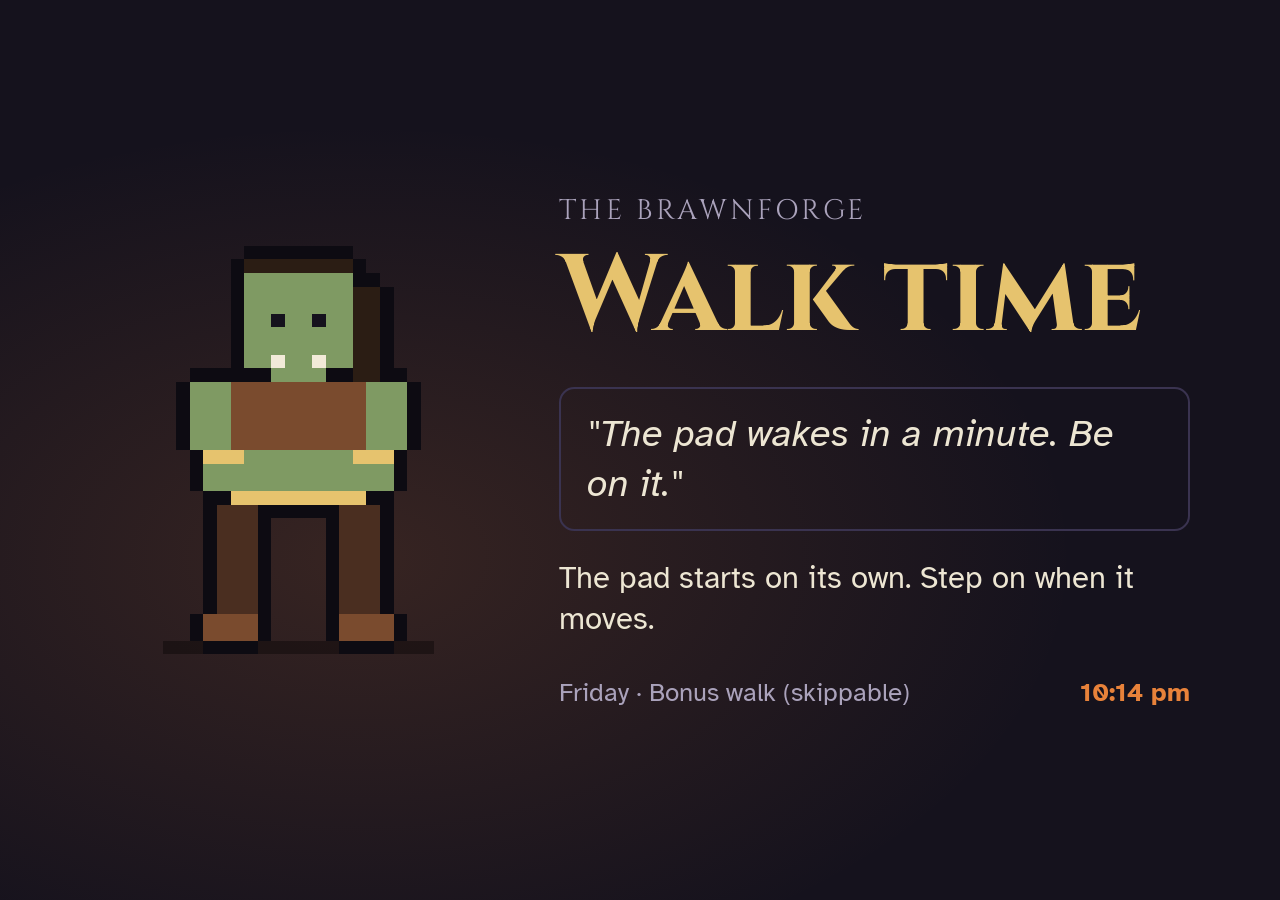
<file: cue.html>
<!doctype html>
<html lang="en">
<head>
  <meta charset="utf-8">
  <meta name="viewport" content="width=device-width, initial-scale=1">
  <title>Mara · The Brawnforge</title>
  <!--
    cue.html — Mara's big-screen cue for the TV. The scripts in tv-cue/ cast it to the
    Chromecast at workout time. Display only: no buttons, no saved data, nothing from The Oath.

    Pick the cue in the address:
      cue.html?cue=walk       walk pad time
      cue.html?cue=strength   strength time
      cue.html?cue=yoga       yoga time (Down Dog)
      cue.html                today's quest, from WEEK_PLAN in js/data/templates.js
    Add &sound=0 to skip the chime.
    Add &line=0 (1, 2 ...) to pick Mara's line instead of a random one.
    Add &still=1 to hide the clock and today's quest (used to make the voice clips' picture).
  -->
  <link rel="preconnect" href="https://fonts.googleapis.com">
  <link rel="stylesheet" href="https://fonts.googleapis.com/css2?family=Atkinson+Hyperlegible:wght@400;700&family=Cinzel:wght@600;700&display=swap">
  <style>
    /* Same colors and fonts as css/styles.css, sized for a TV across the room */
    :root {
      --bg: #15121d;
      --ink: #ede6d3;
      --muted: #aaa2bb;
      --line: #3a3350;
      --gold: #e6c36e;
      --ember: #e8823a;
      --display: "Cinzel", Georgia, serif;
      --body: "Atkinson Hyperlegible", "Segoe UI", system-ui, sans-serif;
    }

    * { box-sizing: border-box; }

    html, body {
      margin: 0;
      height: 100%;
      overflow: hidden; /* a TV can't scroll */
    }

    body {
      background:
        radial-gradient(ellipse at 28% 62%, rgba(232, 130, 58, .16), transparent 55%), /* torchlight behind Mara */
        var(--bg);
      color: var(--ink);
      font-family: var(--body);
    }

    /* TVs crop the edges a little, so everything stays inside a safe margin */
    .cue {
      height: 100%;
      padding: 6vh 7vw;
      display: grid;
      grid-template-columns: 38% 1fr;
      align-items: center;
      gap: 4vw;
    }

    .stage { display: flex; justify-content: center; align-items: center; }

    /* Mara is drawn 32 x 32 and scaled up. pixelated keeps her edges sharp. */
    #mara {
      width: min(68vh, 34vw);
      height: min(68vh, 34vw);
      image-rendering: pixelated;
    }

    .brand {
      margin: 0 0 1.5vh;
      font-family: var(--display);
      font-size: 2.2vw;
      letter-spacing: .12em;
      text-transform: uppercase;
      color: var(--muted);
    }

    h1 {
      margin: 0;
      font-family: var(--display);
      font-weight: 700;
      font-size: 8.5vw;
      line-height: 1;
      color: var(--gold);
    }

    .line {
      margin: 4vh 0 0;
      padding: 2.2vh 2vw;
      border: 2px solid var(--line);
      border-radius: 1.2vw;
      font-size: 3vw;
      font-style: italic;
      line-height: 1.3;
    }

    .next {
      margin: 3vh 0 0;
      font-size: 2.4vw;
      line-height: 1.35;
    }

    .meta {
      margin: 4vh 0 0;
      display: flex;
      justify-content: space-between;
      gap: 2vw;
      font-size: 2vw;
      color: var(--muted);
    }

    #clock { color: var(--ember); font-weight: 700; }
  </style>
</head>
<body>
  <main class="cue">
    <div class="stage">
      <canvas id="mara" width="32" height="32" role="img" aria-label="Mara the Unbent"></canvas>
    </div>
    <div class="words">
      <p class="brand">The Brawnforge</p>
      <h1 id="title"></h1>
      <p class="line" id="line"></p>
      <p class="next" id="next"></p>
      <p class="meta"><span id="quest"></span><span id="clock"></span></p>
    </div>
  </main>

  <!-- Only the parts of the app that draw Mara and know today's plan.
       No database, so the TV never sees your workouts. -->
  <script src="js/data/sprites.js"></script>
  <script src="js/sprite.js"></script>
  <script src="js/data/templates.js"></script>
  <script src="js/today.js"></script>

  <script>
    (function () {
      const params = new URLSearchParams(location.search);
      const now = new Date();
      const dayType = WEEK_PLAN[now.getDay()];
      const day = DAY_NAMES[now.getDay()];

      // Which cue to show. No ?cue= means today's plan decides.
      let cue = params.get('cue');
      if (!cue) {
        if (dayType === 'walk' || dayType === 'walk-bonus') cue = 'walk';
        else if (dayType === 'strength-a' || dayType === 'strength-b') cue = 'strength';
        else cue = 'free';
      }

      // What Mara says for each cue. One line is picked at random each time.
      const CUES = {
        walk: {
          title: 'Walk time',
          sprite: 'power-pose',
          lines: [
            dayType === 'walk-bonus' ? MARA_LINES['walk-bonus'] : MARA_LINES.walk,
            'The pad wakes in a minute. Be on it.',
            'Shoes on. Water close. Walk.',
          ],
          next: 'The pad starts on its own. Step on when it moves.',
        },
        strength: {
          title: 'Strength time',
          sprite: dayType === 'strength-b' ? 'db-rdl' : 'goblet-squat',
          lines: [
            MARA_LINES['strength-a'],
            "Iron's waiting. So am I.",
            'A Tiny Quest is a full win. Start there if you have to.',
          ],
          next: 'Grab your weights and your mat. I start the workout in a few minutes.',
        },
        yoga: {
          title: 'Yoga time',
          sprite: 'yoga-dog',
          lines: [
            'Fine. We bend. Mat down.',
            'Bend now. Sleep better later.',
            'Ten minutes is a full session.',
          ],
          next: 'Open Down Dog on your phone and cast it to this TV.',
        },
        free: {
          title: 'Free day',
          sprite: 'idle',
          lines: [MARA_LINES.free],
          next: 'Hike, skate, or lift. Log it in the Brawnforge after.',
        },
      };
      const pick = CUES[cue] || CUES.free;

      // Fill in the screen
      document.getElementById('title').textContent = pick.title;
      const chosen = Number(params.get('line'));
      const lineIndex = Number.isInteger(chosen) && params.has('line') && chosen < pick.lines.length
        ? chosen : Math.floor(Math.random() * pick.lines.length);
      document.getElementById('line').textContent = '"' + pick.lines[lineIndex] + '"';
      if (params.get('still') === '1') document.querySelector('.meta').style.visibility = 'hidden';
      document.getElementById('next').textContent = pick.next;
      document.getElementById('quest').textContent = cue === 'yoga' ? day + ' · The Bend' : todaysQuest([], now).label;
      playSprite(document.getElementById('mara'), SPRITES[pick.sprite] || SPRITES.idle);

      // The clock in the corner, so you can see how long until the pad starts
      function showTime() {
        const t = new Date();
        const h = t.getHours() % 12 || 12;
        const m = String(t.getMinutes()).padStart(2, '0');
        document.getElementById('clock').textContent = h + ':' + m + (t.getHours() < 12 ? ' am' : ' pm');
      }
      showTime();
      setInterval(showTime, 15000);

      // A short 8-bit chime when Mara appears. Some TVs block sound a page
      // starts on its own. If this one does, the chime just stays quiet.
      function chime() {
        const Ctx = window.AudioContext || window.webkitAudioContext;
        if (!Ctx) return;
        const ctx = new Ctx();
        const notes = [523.25, 659.25, 783.99, 1046.5]; // C E G C, going up
        ctx.resume().then(() => {
          if (ctx.state !== 'running') return;
          notes.forEach((freq, i) => {
            const osc = ctx.createOscillator();
            const vol = ctx.createGain();
            const start = ctx.currentTime + 0.2 + i * 0.16;
            osc.type = 'square';
            osc.frequency.value = freq;
            vol.gain.setValueAtTime(0.0001, start);
            vol.gain.exponentialRampToValueAtTime(0.12, start + 0.02);
            vol.gain.exponentialRampToValueAtTime(0.0001, start + 0.15);
            osc.connect(vol).connect(ctx.destination);
            osc.start(start);
            osc.stop(start + 0.16);
          });
        }).catch(() => {});
      }
      if (params.get('sound') !== '0') chime();
    })();
  </script>
</body>
</html>
</file>
<file: css/styles.css>
/* =========================================================
   The Brawnforge — styles
   The Shawnee Home Hub's quest look: a torch-lit dungeon in
   dark plum, Cinzel headings, gold for the main action.
   All colors and fonts live in the variables below.
   Built for a phone first: one column, big buttons.
   ========================================================= */

:root {
  color-scheme: dark;

  --bg: #15121d;
  --surface: #1e1a29;
  --sunk: #292338;
  --ink: #ede6d3;
  --muted: #aaa2bb;
  --line: #3a3350;

  --gold: #e6c36e;      /* main action, work bars */
  --gold-dim: #8a7444;
  --ember: #e8823a;     /* the campfire */
  --moss: #8fb070;      /* Mara's green, rest bars */
  --moss-soft: #2a3324;

  --display: "Cinzel", Georgia, serif;
  --body: "Atkinson Hyperlegible", "Segoe UI", system-ui, sans-serif;

  --radius: 14px;
  --tap: 56px;          /* minimum height for anything you tap */
}

/* ---------- Base ---------- */

* { box-sizing: border-box; }

body {
  margin: 0;
  background: var(--bg);
  color: var(--ink);
  font: 18px/1.45 var(--body);
  padding: 12px 16px 40px;
}

h1, h2, h3 { margin: 0; font-family: var(--display); font-weight: 600; letter-spacing: .02em; line-height: 1.2; }
h2 { font-size: 24px; text-align: center; }
h3 { font-size: 19px; margin: 10px 0 6px; }
p { margin: 0; }
a { color: var(--gold); }

button { font: inherit; color: inherit; cursor: pointer; }

:focus-visible { outline: 3px solid var(--gold); outline-offset: 2px; }

.muted { color: var(--muted); }
.small { font-size: .85rem; }
.center { text-align: center; }

/* ---------- Header ---------- */

.app-top { max-width: 520px; margin: 0 auto 8px; display: flex; align-items: center; gap: 6px; }
.app-top .brand { margin-right: auto; }
.top-btn {
  width: 48px; height: 48px; flex: none;
  display: flex; align-items: center; justify-content: center;
  background: var(--surface); border: 1px solid var(--line); border-radius: var(--radius);
  font-size: 1.3rem; color: var(--ink); text-decoration: none;
}
.top-btn.on { border-color: var(--gold); background: var(--sunk); box-shadow: 0 0 0 2px var(--gold-dim); }
.brand { font-family: var(--display); font-weight: 700; font-size: 1.35rem; color: var(--ink); text-decoration: none; }
.brand small { display: block; font-family: var(--body); font-weight: 400; font-size: .8rem; color: var(--muted); }

main { max-width: 520px; margin: 0 auto; outline: none; }

.app-version { max-width: 520px; margin: 28px auto 0; text-align: center; font-size: .75rem; color: var(--muted); }

/* ---------- Layout pieces ---------- */

.stack { display: flex; flex-direction: column; gap: 14px; }

.panel {
  background: var(--surface);
  border: 1px solid var(--line);
  border-radius: var(--radius);
  padding: 16px;
}

/* ---------- Buttons ---------- */

.btn, .btn-gold, .btn-quiet {
  display: flex; align-items: center; justify-content: center; gap: 8px;
  width: 100%; min-height: var(--tap);
  border-radius: var(--radius);
  font-weight: 700; text-align: center; text-decoration: none;
}
.btn { background: var(--sunk); border: 1px solid var(--line); }
.btn-gold { background: var(--gold); border: 1px solid var(--gold); color: var(--bg); font-size: 1.15rem; }
.btn-gold.big { min-height: 76px; font-size: 1.4rem; font-family: var(--display); }
.btn-quiet { background: none; border: none; color: var(--muted); font-weight: 400; min-height: 48px; text-decoration: underline; text-underline-offset: 3px; }

/* ---------- Pixel art (see sprite.js) ---------- */

canvas.mara { width: 192px; height: 192px; image-rendering: pixelated; display: block; margin: 0 auto; }
canvas.mara.small { width: 128px; height: 128px; }
canvas.fire { width: 64px; height: 64px; image-rendering: pixelated; display: block; flex: none; }

/* ---------- Home ---------- */

.hearth { display: flex; align-items: center; gap: 12px; }
.hearth .fire-name { font-family: var(--display); font-size: 1.1rem; }

.speech {
  position: relative;
  background: var(--sunk);
  border: 1px solid var(--line);
  border-radius: var(--radius);
  padding: 10px 14px;
  text-align: center;
  font-style: italic;
}

.today { text-align: center; font-family: var(--display); font-size: 1.15rem; color: var(--gold); }

.energy-label { text-align: center; font-weight: 700; }
.energy-row { display: grid; grid-template-columns: repeat(5, 1fr); gap: 8px; }
.energy-row button {
  min-height: 84px;
  background: var(--surface);
  border: 1px solid var(--line);
  border-radius: var(--radius);
  display: flex; flex-direction: column; align-items: center; justify-content: center;
  padding: 4px 2px;
}
.energy-row button b { font-family: var(--display); font-size: 1.8rem; color: var(--gold); line-height: 1; }
.energy-row button small { font-size: .72rem; color: var(--muted); margin-top: 4px; }
.energy-row button:active { background: var(--gold); }
.energy-row button:active b, .energy-row button:active small { color: var(--bg); }

.level-line { text-align: center; color: var(--muted); font-size: .9rem; }

/* ---------- Workout ---------- */

.step-count { text-align: center; color: var(--muted); font-size: .9rem; }
.set-count { text-align: center; font-weight: 700; font-size: 1.1rem; }
.cue { text-align: center; font-size: 1.1rem; }
.badges { display: flex; justify-content: center; gap: 6px; flex-wrap: wrap; }
.pt-tag { text-align: center; color: var(--gold); font-size: .9rem; }
.notice { text-align: center; color: var(--gold); font-weight: 700; }

/* A row with a big − and + around a value: weight, push-up height, reps */
.stepper { display: grid; grid-template-columns: 64px 1fr 64px; gap: 8px; align-items: center; }
.stepper button {
  height: 64px; border-radius: var(--radius);
  background: var(--sunk); border: 1px solid var(--line);
  font-size: 2rem; font-weight: 700; line-height: 1;
}
.stepper .value { text-align: center; font-size: 1.6rem; font-weight: 700; line-height: 1.2; }
.stepper .value small { display: block; font-size: .8rem; font-weight: 400; color: var(--muted); }

/* Draining bars: a full bar that empties as time passes. No numbers. */
.drain { height: 32px; background: var(--sunk); border: 1px solid var(--line); border-radius: 999px; overflow: hidden; }
.drain span { display: block; height: 100%; width: 100%; background: var(--gold); animation-name: drain; animation-timing-function: linear; animation-fill-mode: forwards; }
.drain.rest span { background: var(--moss); }
.drain.thin { height: 10px; }
.drain.thin span { background: var(--gold-dim); }
@keyframes drain { from { width: 100%; } to { width: 0%; } }

/* Easy / Good / Hard */
.effort { display: flex; flex-direction: column; gap: 10px; }
.effort button {
  min-height: 72px; border-radius: var(--radius);
  background: var(--surface); border: 1px solid var(--line);
  display: flex; flex-direction: column; align-items: center; justify-content: center;
}
.effort button b { font-family: var(--display); font-size: 1.3rem; color: var(--gold); }
.effort button small { color: var(--muted); }

/* ---------- Done screen ---------- */

canvas.mara[data-action] { cursor: pointer; }

.loot { text-align: center; display: flex; flex-direction: column; gap: 6px; }
.loot h3 { margin: 0; color: var(--gold); }
.loot-rare { border-color: var(--gold); box-shadow: 0 0 0 2px var(--gold-dim); }

/* Fine / Noticed it / Sore: three calm, equal buttons. No red. */
.knee { display: grid; grid-template-columns: repeat(3, 1fr); gap: 8px; }
.knee button {
  min-height: var(--tap); border-radius: var(--radius);
  background: var(--sunk); border: 1px solid var(--line); font-weight: 700;
}

/* ---------- Treasure (treasure.js) ---------- */

/* The chest's gems: little gold diamonds. Hollow ones are still to come. */
.gems { display: flex; flex-wrap: wrap; justify-content: center; gap: 10px; padding: 4px 0; }
.gems span { width: 16px; height: 16px; transform: rotate(45deg); border: 2px solid var(--gold-dim); border-radius: 2px; }
.gems span.on { background: var(--gold); border-color: var(--gold); box-shadow: 0 0 6px var(--gold-dim); }

/* ---------- Settings and Someday ---------- */

.file-btn { position: relative; overflow: hidden; cursor: pointer; }
.file-btn input { position: absolute; inset: 0; opacity: 0; cursor: pointer; }

.ideas { margin: 0; padding-left: 20px; display: flex; flex-direction: column; gap: 6px; }

.chips { display: flex; gap: 8px; flex-wrap: wrap; }
.chip {
  min-height: 44px; padding: 0 16px; border-radius: 999px;
  background: var(--sunk); border: 1px solid var(--line); font-weight: 700;
}
.chip.on { background: var(--gold); border-color: var(--gold); color: var(--bg); }
.center-chips { justify-content: center; }

textarea {
  width: 100%; font: inherit; color: var(--ink);
  background: var(--sunk); border: 1px solid var(--line); border-radius: var(--radius);
  padding: 10px 12px; resize: vertical;
}

.sheet-card .btn-gold { margin-top: 4px; }

/* ---------- Evidence badges and pop-up ---------- */

.badge {
  border-radius: 999px; padding: 3px 12px; font-size: .78rem; font-weight: 700;
  min-height: 32px; border: 1px solid var(--gold); background: none; color: var(--gold);
}
.badge-strong { background: var(--gold); color: var(--bg); }
.badge-emerging { border-color: var(--muted); color: var(--muted); }
.badge-design { border-style: dashed; border-color: var(--muted); color: var(--muted); }

.sheet { position: fixed; inset: 0; background: rgba(8, 6, 12, .7); display: flex; align-items: flex-end; justify-content: center; padding: 16px; z-index: 20; }
.sheet[hidden] { display: none; }
.sheet-card { background: var(--surface); border: 1px solid var(--line); border-radius: var(--radius); padding: 18px; width: 100%; max-width: 520px; display: flex; flex-direction: column; gap: 8px; align-items: flex-start; }
.sheet-card .btn { margin-top: 8px; }

/* ---------- Messages ---------- */

#toast {
  position: fixed; left: 50%; bottom: 20px; transform: translateX(-50%) translateY(40px);
  max-width: calc(100% - 32px); width: max-content;
  background: var(--sunk); border: 1px solid var(--gold); border-radius: var(--radius);
  padding: 10px 16px; opacity: 0; pointer-events: none;
  transition: opacity .2s, transform .2s; z-index: 30;
}
#toast.show { opacity: 1; transform: translateX(-50%) translateY(0); }

.xp-pop {
  position: fixed; left: 50%; top: 40%; transform: translateX(-50%);
  font-family: var(--display); font-size: 2.2rem; font-weight: 700; color: var(--gold);
  text-shadow: 0 2px 0 #000; pointer-events: none; z-index: 40;
  animation: xp-rise 1.1s ease-out forwards;
}
@keyframes xp-rise {
  from { opacity: 0; transform: translate(-50%, 20px) scale(.8); }
  20% { opacity: 1; transform: translate(-50%, 0) scale(1.1); }
  to { opacity: 0; transform: translate(-50%, -60px) scale(1); }
}

/* If your phone asks for less motion, keep things still. */
@media (prefers-reduced-motion: reduce) {
  .xp-pop { animation-duration: .01s; }
  #toast { transition: none; }
}
</file>
